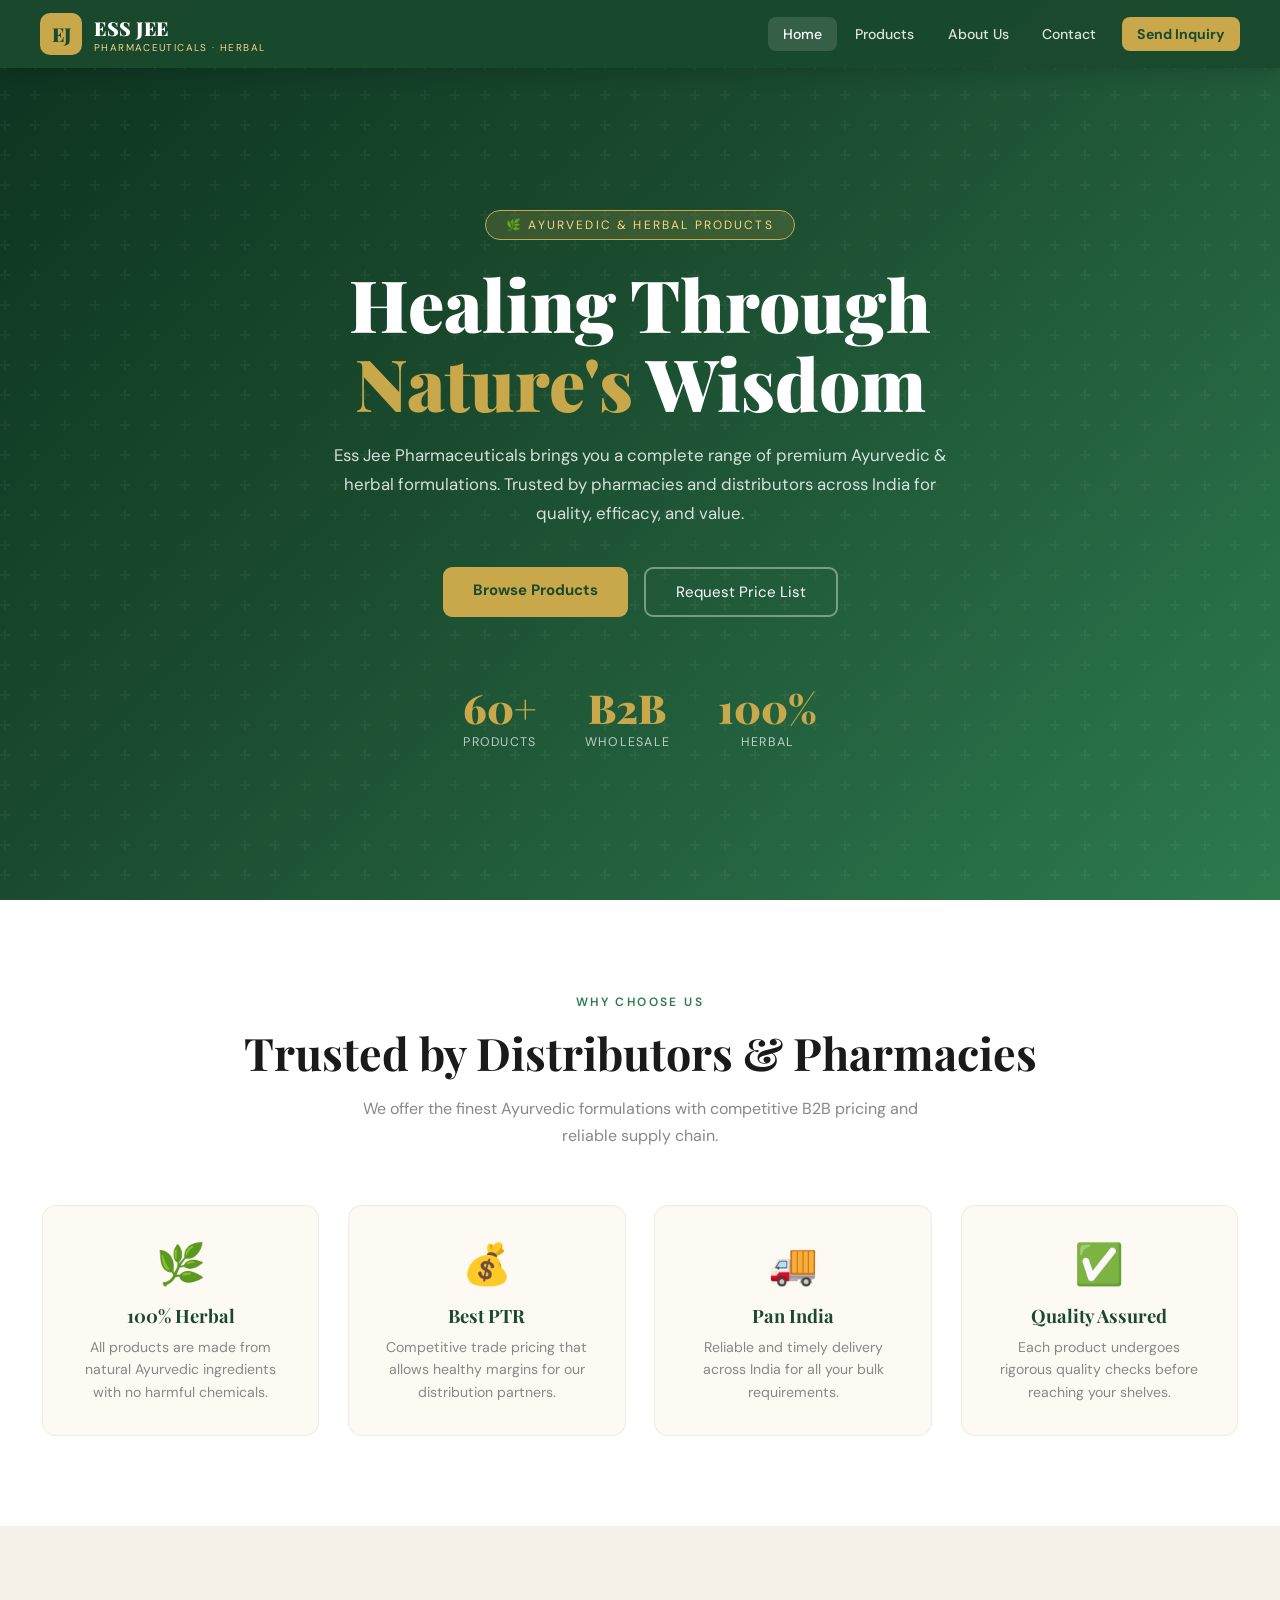
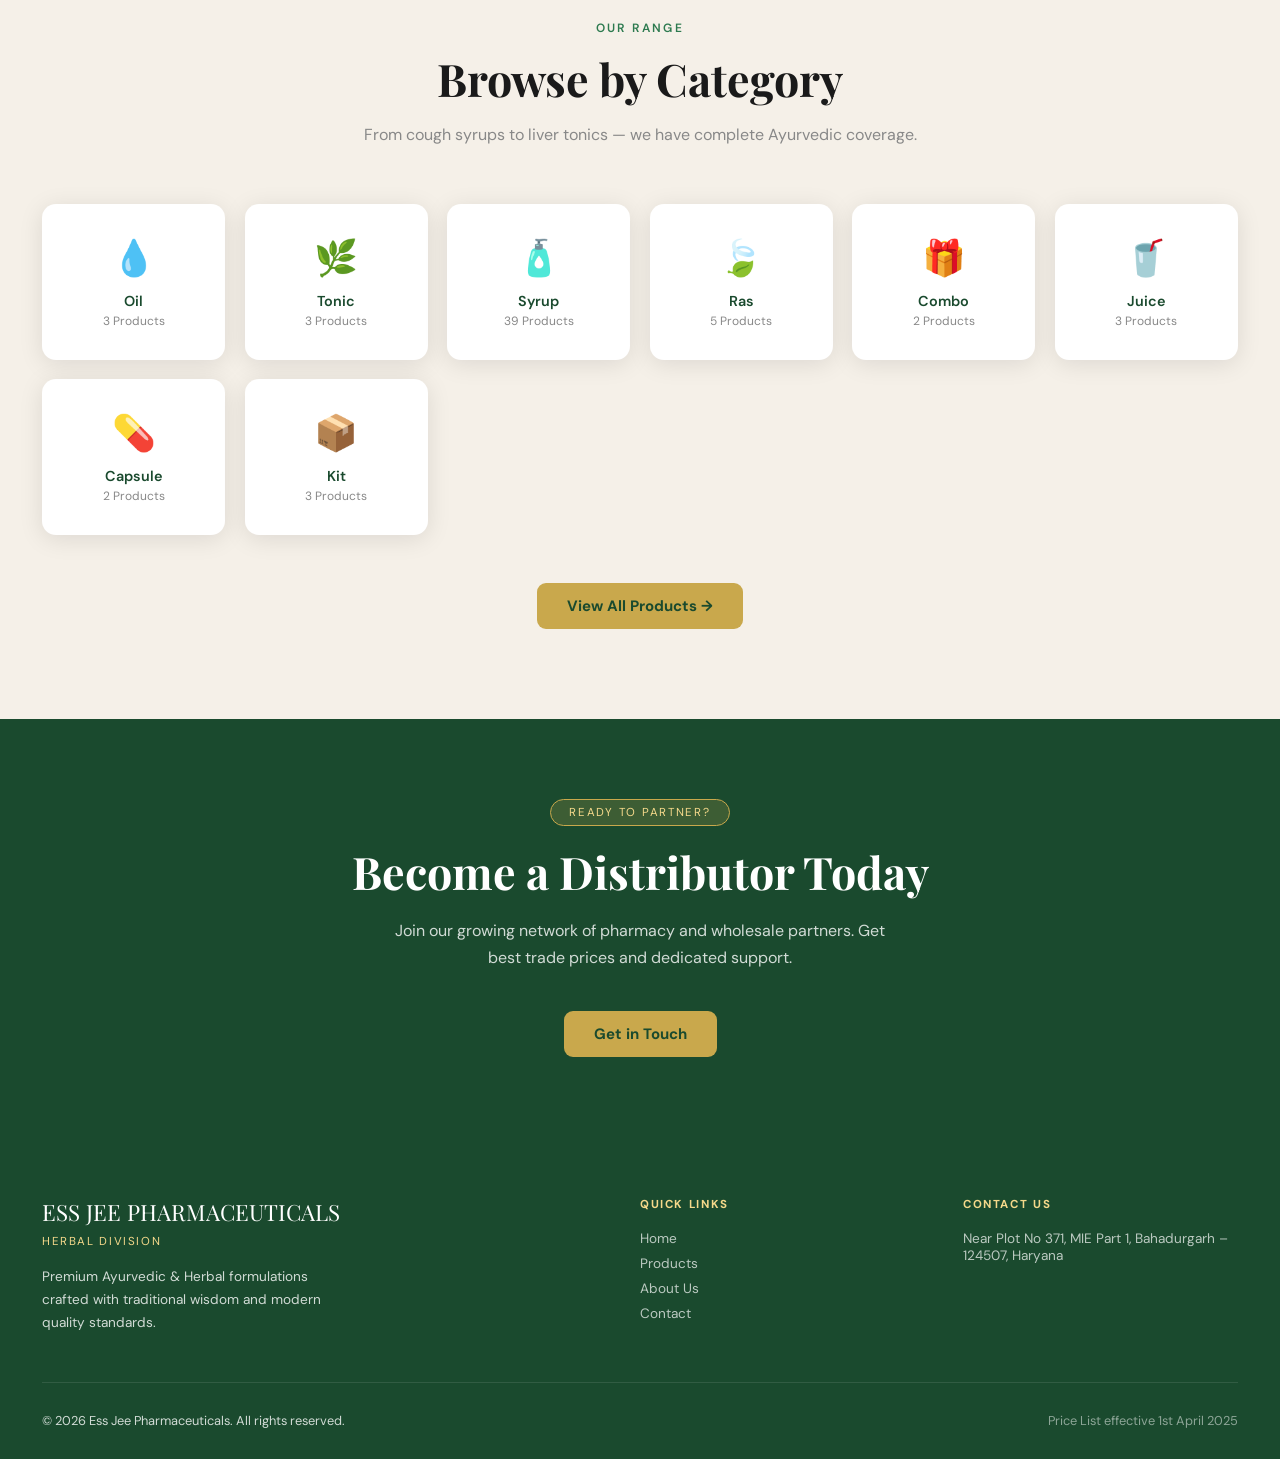
<file: index.html>
<!DOCTYPE html>
<html lang="en">
<head>
<meta charset="UTF-8">
<meta name="viewport" content="width=device-width, initial-scale=1.0">
<title id="pageTitle">Ess Jee Pharmaceuticals – Herbal Division</title>
<link rel="preconnect" href="https://fonts.googleapis.com">
<link href="https://fonts.googleapis.com/css2?family=Playfair+Display:wght@400;700;900&family=DM+Sans:wght@300;400;500;600&display=swap" rel="stylesheet">
<style>
:root {
  --green-dark:#1a4a2e; --green-mid:#2d7a4f; --green-light:#4caf50;
  --gold:#c9a84c; --gold-light:#f5d98b; --cream:#fdfaf4; --off:#f5f0e8;
  --text:#1a1a1a; --text-m:#444; --text-l:#888; --white:#fff;
  --shadow:0 4px 24px rgba(0,0,0,.10); --shadow-lg:0 12px 48px rgba(0,0,0,.15);
  --radius:14px;
}
*{margin:0;padding:0;box-sizing:border-box;}
body{font-family:'DM Sans',sans-serif;background:var(--cream);color:var(--text);overflow-x:hidden;}
a{text-decoration:none;}

/* NAV */
nav{position:fixed;top:0;left:0;right:0;z-index:1000;background:rgba(26,74,46,.97);backdrop-filter:blur(12px);display:flex;align-items:center;justify-content:space-between;padding:0 2.5rem;height:68px;box-shadow:0 2px 20px rgba(0,0,0,.2);}
.nav-logo{display:flex;align-items:center;gap:12px;cursor:pointer;}
.nav-logo .logo-mark{width:42px;height:42px;background:var(--gold);border-radius:10px;display:flex;align-items:center;justify-content:center;font-family:'Playfair Display',serif;font-size:1.2rem;font-weight:900;color:var(--green-dark);}
.nav-logo .logo-text .brand{font-family:'Playfair Display',serif;font-size:1.2rem;font-weight:900;color:#fff;letter-spacing:.03em;}
.nav-logo .logo-text .tagline{font-size:.62rem;color:var(--gold-light);letter-spacing:.14em;text-transform:uppercase;}
.nav-links{display:flex;gap:.2rem;align-items:center;}
.nav-links a{color:rgba(255,255,255,.85);font-size:.88rem;font-weight:500;padding:8px 15px;border-radius:8px;transition:all .2s;cursor:pointer;display:inline-block;}
.nav-links a:hover,.nav-links a.active{color:#fff;background:rgba(255,255,255,.12);}
.nav-links .nav-cta{background:var(--gold);color:var(--green-dark)!important;font-weight:700;margin-left:8px;}
.nav-links .nav-cta:hover{background:var(--gold-light);}
.hamburger{display:none;flex-direction:column;gap:5px;cursor:pointer;padding:6px;background:none;border:none;}
.hamburger span{display:block;width:24px;height:2px;background:#fff;border-radius:2px;transition:all .3s;}

/* PAGES */
.page{display:none;min-height:100vh;}
.page.active{display:block;}

/* HERO */
.hero{min-height:100vh;display:flex;align-items:center;justify-content:center;position:relative;overflow:hidden;text-align:center;padding:120px 2rem 60px;}
.hero-bg{position:absolute;inset:0;background:var(--hero-bg,linear-gradient(135deg,#0d3320 0%,#1a4a2e 40%,#2d7a4f 100%));}
.hero-pattern{position:absolute;inset:0;opacity:.04;background-image:url("data:image/svg+xml,%3Csvg width='60' height='60' viewBox='0 0 60 60' xmlns='http://www.w3.org/2000/svg'%3E%3Cg fill='%23ffffff'%3E%3Cpath d='M36 34v-4h-2v4h-4v2h4v4h2v-4h4v-2h-4zm0-30V0h-2v4h-4v2h4v4h2V6h4V4h-4zM6 34v-4H4v4H0v2h4v4h2v-4h4v-2H6zM6 4V0H4v4H0v2h4v4h2V6h4V4H6z'/%3E%3C/g%3E%3C/svg%3E");}
.hero-content{position:relative;z-index:1;max-width:820px;}
.hero-badge{display:inline-block;background:rgba(201,168,76,.18);border:1px solid var(--gold);color:var(--gold-light);font-size:.75rem;letter-spacing:.18em;text-transform:uppercase;padding:6px 20px;border-radius:100px;margin-bottom:1.5rem;animation:fadeUp .6s ease both;}
.hero h1{font-family:'Playfair Display',serif;font-size:clamp(2.4rem,6vw,4.5rem);color:#fff;font-weight:900;line-height:1.1;margin-bottom:1.2rem;animation:fadeUp .6s .1s ease both;}
.hero h1 em,.hero h1 span{color:var(--gold);font-style:normal;}
.hero p{font-size:1.05rem;color:rgba(255,255,255,.82);line-height:1.7;max-width:620px;margin:0 auto 2.5rem;animation:fadeUp .6s .2s ease both;}
.hero-btns{display:flex;gap:1rem;justify-content:center;flex-wrap:wrap;animation:fadeUp .6s .3s ease both;}
.btn-primary{background:var(--gold);color:var(--green-dark);font-weight:700;padding:13px 30px;border-radius:9px;font-size:.94rem;transition:all .2s;display:inline-block;cursor:pointer;}
.btn-primary:hover{background:var(--gold-light);transform:translateY(-2px);box-shadow:0 8px 24px rgba(201,168,76,.4);}
.btn-outline{border:2px solid rgba(255,255,255,.4);color:#fff;padding:13px 30px;border-radius:9px;font-size:.94rem;transition:all .2s;display:inline-block;cursor:pointer;}
.btn-outline:hover{border-color:#fff;background:rgba(255,255,255,.1);}
.hero-stats{display:flex;gap:3rem;justify-content:center;margin-top:4rem;animation:fadeUp .6s .4s ease both;}
.stat .num{font-family:'Playfair Display',serif;font-size:2.5rem;font-weight:900;color:var(--gold);}
.stat .lbl{font-size:.78rem;color:rgba(255,255,255,.7);text-transform:uppercase;letter-spacing:.1em;}

/* SECTION SHARED */
.container{max-width:1260px;margin:0 auto;padding:0 2rem;}
.section-header{text-align:center;margin-bottom:3.5rem;}
.section-label{display:inline-block;color:var(--green-mid);font-size:.75rem;letter-spacing:.2em;text-transform:uppercase;font-weight:600;margin-bottom:.8rem;}
.section-header h2{font-family:'Playfair Display',serif;font-size:clamp(1.8rem,4vw,2.8rem);color:var(--text);margin-bottom:.8rem;}
.section-header p{color:var(--text-l);font-size:1rem;max-width:580px;margin:0 auto;line-height:1.7;}

/* PAGE HERO BANNER */
.page-hero{padding:140px 2rem 80px;text-align:center;color:#fff;}
.page-hero h1{font-family:'Playfair Display',serif;font-size:clamp(2rem,5vw,3.2rem);margin-bottom:1rem;}
.page-hero p{color:rgba(255,255,255,.85);font-size:1.05rem;max-width:580px;margin:0 auto;}

/* WHY SECTION */
.why-section{padding:90px 0;background:#fff;}
.feature-grid{display:grid;grid-template-columns:repeat(auto-fit,minmax(220px,1fr));gap:1.8rem;}
.feature-card{background:var(--cream);border-radius:var(--radius);padding:2rem;text-align:center;border:1px solid rgba(0,0,0,.06);transition:all .3s;}
.feature-card:hover{transform:translateY(-4px);box-shadow:var(--shadow);}
.feature-card .fc-icon{font-size:2.5rem;margin-bottom:.8rem;}
.feature-card h3{font-family:'Playfair Display',serif;font-size:1.15rem;margin-bottom:.5rem;color:var(--green-dark);}
.feature-card p{font-size:.88rem;color:var(--text-l);line-height:1.6;}

/* CATEGORIES SECTION */
.cat-section{padding:90px 0;background:var(--off);}
.cat-grid{display:grid;grid-template-columns:repeat(auto-fit,minmax(160px,1fr));gap:1.2rem;margin-bottom:3rem;}
.cat-card{background:#fff;border-radius:var(--radius);padding:1.8rem;text-align:center;cursor:pointer;transition:all .3s;border:2px solid transparent;box-shadow:var(--shadow);}
.cat-card:hover{border-color:var(--green-mid);transform:translateY(-4px);}
.cat-card .cc-icon{font-size:2.2rem;margin-bottom:.7rem;}
.cat-card .cc-name{font-weight:600;color:var(--green-dark);font-size:.9rem;}
.cat-card .cc-count{font-size:.75rem;color:var(--text-l);margin-top:3px;}

/* CTA BANNER */
.cta-section{background:var(--green-dark);padding:80px 2rem;text-align:center;}
.cta-section .cta-badge{display:inline-block;background:rgba(201,168,76,.2);border:1px solid var(--gold);color:var(--gold-light);font-size:.72rem;letter-spacing:.15em;text-transform:uppercase;padding:5px 18px;border-radius:100px;margin-bottom:1rem;}
.cta-section h2{font-family:'Playfair Display',serif;color:#fff;font-size:clamp(1.8rem,4vw,2.8rem);margin-bottom:1rem;}
.cta-section p{color:rgba(255,255,255,.8);max-width:500px;margin:0 auto 2.5rem;line-height:1.7;}

/* PRODUCTS PAGE */
#page-products{background:var(--off);padding-top:90px;}
.prod-controls{display:flex;flex-wrap:wrap;gap:.8rem;margin-bottom:2rem;align-items:center;justify-content:center;}
.prod-search{padding:10px 18px;border:2px solid #ddd;border-radius:10px;font-size:.9rem;font-family:'DM Sans',sans-serif;outline:none;transition:border-color .2s;background:#fff;min-width:240px;}
.prod-search:focus{border-color:var(--green-mid);}
.filter-wrap{display:flex;gap:.5rem;flex-wrap:wrap;justify-content:center;margin-bottom:2rem;}
.filter-btn{padding:7px 18px;border-radius:100px;border:2px solid #ddd;background:#fff;cursor:pointer;font-size:.83rem;font-weight:500;transition:all .2s;font-family:'DM Sans',sans-serif;}
.filter-btn:hover{border-color:var(--green-mid);color:var(--green-mid);}
.filter-btn.active{background:var(--green-dark);border-color:var(--green-dark);color:#fff;}
.products-grid{display:grid;grid-template-columns:repeat(auto-fill,minmax(270px,1fr));gap:1.5rem;padding-bottom:60px;}
.product-card{background:#fff;border-radius:16px;overflow:hidden;box-shadow:0 2px 12px rgba(0,0,0,.07);transition:all .3s;cursor:pointer;border:1px solid rgba(0,0,0,.05);}
.product-card:hover{transform:translateY(-5px);box-shadow:var(--shadow-lg);}
.prod-img{height:180px;display:flex;align-items:center;justify-content:center;font-size:3.5rem;position:relative;overflow:hidden;}
.prod-img img{width:100%;height:100%;object-fit:cover;}
.prod-img .cat-tag{position:absolute;top:10px;left:10px;background:rgba(255,255,255,.92);color:var(--green-dark);font-size:.68rem;font-weight:700;padding:3px 10px;border-radius:100px;text-transform:uppercase;letter-spacing:.06em;}
.prod-info{padding:1.2rem;}
.prod-info h3{font-size:.93rem;font-weight:700;margin-bottom:.4rem;color:var(--text);line-height:1.4;}
.prod-info .prod-desc{font-size:.78rem;color:var(--text-l);margin-bottom:.9rem;line-height:1.45;min-height:2.2rem;}
.prod-footer{display:flex;align-items:flex-end;justify-content:space-between;padding-top:.8rem;border-top:1px solid #f0f0f0;}
.prod-footer .pack{font-size:.78rem;color:var(--text-l);font-weight:500;}
.prod-prices{text-align:right;}
.prod-prices .mrp{font-size:.75rem;color:var(--text-l);}
.prod-prices .mrp span{text-decoration:line-through;}
.prod-prices .ptr{font-size:1.1rem;font-weight:700;color:var(--green-dark);}
.prod-prices .ptr-lbl{font-size:.62rem;color:var(--green-mid);font-weight:700;letter-spacing:.05em;}

/* ABOUT PAGE */
#page-about .about-content{padding:80px 0;}
.about-grid{display:grid;grid-template-columns:1fr 1fr;gap:4rem;align-items:center;margin-bottom:5rem;}
.about-visual{border-radius:20px;overflow:hidden;height:360px;display:flex;align-items:center;justify-content:center;font-size:5rem;}
.about-text .section-label{display:block;margin-bottom:.5rem;}
.about-text h2{font-family:'Playfair Display',serif;font-size:2.1rem;margin-bottom:1.2rem;color:var(--green-dark);}
.about-text p{color:var(--text-m);line-height:1.8;margin-bottom:1rem;font-size:.95rem;}
.values-grid{display:grid;grid-template-columns:repeat(3,1fr);gap:1.8rem;margin-top:4rem;}
.value-card{background:#fff;padding:2rem;border-radius:16px;text-align:center;box-shadow:0 2px 16px rgba(0,0,0,.06);}
.value-card .vi{font-size:2.2rem;margin-bottom:.8rem;}
.value-card h3{font-family:'Playfair Display',serif;font-size:1.15rem;margin-bottom:.5rem;color:var(--green-dark);}
.value-card p{font-size:.85rem;color:var(--text-l);line-height:1.6;}

/* CONTACT PAGE */
#page-contact .contact-content{padding:70px 0;}
.contact-grid{display:grid;grid-template-columns:1fr 1.6fr;gap:3.5rem;}
.contact-info h3{font-family:'Playfair Display',serif;font-size:1.5rem;margin-bottom:1.8rem;color:var(--green-dark);}
.info-item{display:flex;gap:.9rem;margin-bottom:1.4rem;align-items:flex-start;}
.info-icon{width:42px;height:42px;background:var(--green-dark);border-radius:9px;display:flex;align-items:center;justify-content:center;font-size:1.1rem;flex-shrink:0;}
.info-item h4{font-size:.78rem;color:var(--text-l);margin-bottom:.25rem;font-weight:500;text-transform:uppercase;letter-spacing:.08em;}
.info-item p{color:var(--text);font-weight:500;font-size:.92rem;line-height:1.5;}
.query-form{background:#fff;padding:2.5rem;border-radius:20px;box-shadow:var(--shadow);}
.query-form h3{font-family:'Playfair Display',serif;font-size:1.5rem;margin-bottom:.4rem;color:var(--green-dark);}
.query-form .form-intro{color:var(--text-l);font-size:.87rem;margin-bottom:1.8rem;}
.form-row{display:grid;grid-template-columns:1fr 1fr;gap:1rem;}
.form-group{margin-bottom:1.1rem;}
.form-group label{display:block;font-size:.8rem;font-weight:600;margin-bottom:5px;color:var(--text);}
.form-group input,.form-group select,.form-group textarea{width:100%;padding:10px 14px;border:2px solid #e8e8e8;border-radius:9px;font-size:.88rem;font-family:'DM Sans',sans-serif;outline:none;transition:border-color .2s;color:var(--text);}
.form-group input:focus,.form-group select:focus,.form-group textarea:focus{border-color:var(--green-mid);}
.form-group textarea{height:110px;resize:vertical;}
.btn-submit{width:100%;background:var(--green-dark);color:#fff;border:none;padding:13px;border-radius:10px;font-size:.95rem;font-weight:700;cursor:pointer;font-family:'DM Sans',sans-serif;transition:all .2s;letter-spacing:.02em;}
.btn-submit:hover{background:var(--green-mid);transform:translateY(-1px);}
.form-success{display:none;background:#e8f5e9;border:1px solid #a5d6a7;border-radius:10px;padding:1.2rem;text-align:center;color:var(--green-dark);margin-top:1rem;font-weight:600;}

/* CUSTOM PAGES */
.custom-page-content{padding:80px 0;}
.custom-page-inner{max-width:900px;margin:0 auto;background:#fff;border-radius:20px;padding:3rem;box-shadow:var(--shadow);}
.custom-page-inner img{max-width:100%;border-radius:12px;margin:1rem 0;}

/* FOOTER */
footer{background:var(--green-dark);color:rgba(255,255,255,.8);padding:60px 0 30px;}
.footer-grid{display:grid;grid-template-columns:2fr 1fr 1fr;gap:3rem;margin-bottom:3rem;}
.footer-brand .logo-text{font-family:'Playfair Display',serif;font-size:1.4rem;color:#fff;margin-bottom:.4rem;}
.footer-brand .sub{color:var(--gold-light);font-size:.72rem;letter-spacing:.14em;text-transform:uppercase;margin-bottom:1rem;}
.footer-brand p{font-size:.85rem;line-height:1.7;max-width:300px;}
.footer-col h4{color:var(--gold-light);font-size:.72rem;letter-spacing:.14em;text-transform:uppercase;margin-bottom:1.1rem;}
.footer-col a{display:block;color:rgba(255,255,255,.7);font-size:.85rem;margin-bottom:.5rem;transition:color .2s;cursor:pointer;}
.footer-col a:hover{color:#fff;}
.footer-bottom{border-top:1px solid rgba(255,255,255,.1);padding-top:1.8rem;display:flex;justify-content:space-between;align-items:center;font-size:.8rem;flex-wrap:wrap;gap:.5rem;}

/* MODAL */
.modal-overlay{display:none;position:fixed;inset:0;background:rgba(0,0,0,.75);z-index:2000;align-items:center;justify-content:center;padding:2rem;}
.modal-overlay.open{display:flex;}
.modal{background:#fff;border-radius:20px;max-width:560px;width:100%;padding:2.5rem;position:relative;animation:fadeUp .3s ease;max-height:90vh;overflow-y:auto;}
.modal-close{position:absolute;top:1rem;right:1rem;background:#f0f0f0;border:none;width:34px;height:34px;border-radius:50%;cursor:pointer;font-size:1rem;}
.modal-close:hover{background:#e0e0e0;}
.modal-img{width:100%;height:200px;object-fit:cover;border-radius:12px;margin-bottom:1rem;display:none;}
.modal-icon{font-size:3.5rem;margin-bottom:.8rem;}
.modal-cat{color:var(--green-mid);font-size:.78rem;font-weight:700;text-transform:uppercase;letter-spacing:.1em;margin-bottom:.5rem;}
.modal h2{font-family:'Playfair Display',serif;font-size:1.5rem;margin-bottom:.8rem;color:var(--green-dark);}
.modal-desc{color:var(--text-m);line-height:1.7;margin-bottom:1.5rem;font-size:.92rem;}
.modal-prices{display:flex;gap:1.5rem;background:var(--off);padding:1.2rem;border-radius:12px;margin-bottom:2rem;flex-wrap:wrap;}
.modal-price-item .mlbl{font-size:.72rem;color:var(--text-l);text-transform:uppercase;letter-spacing:.08em;margin-bottom:3px;}
.modal-price-item .mamnt{font-family:'Playfair Display',serif;font-size:1.8rem;font-weight:700;color:var(--green-dark);}
.modal-price-item .msub{font-size:.72rem;color:var(--text-l);}
.btn-modal-cta{width:100%;background:var(--green-dark);color:#fff;border:none;padding:13px;border-radius:10px;font-size:.92rem;font-weight:700;cursor:pointer;font-family:'DM Sans',sans-serif;transition:all .2s;}
.btn-modal-cta:hover{background:var(--green-mid);}

/* ANIMATIONS */
@keyframes fadeUp{from{opacity:0;transform:translateY(20px)}to{opacity:1;transform:translateY(0)}}

/* RESPONSIVE */
@media(max-width:900px){
  nav{padding:0 1.2rem;}
  .nav-links{display:none;position:absolute;top:68px;left:0;right:0;background:rgba(26,74,46,.98);flex-direction:column;padding:1rem;gap:.2rem;}
  .nav-links.open{display:flex;}
  .hamburger{display:flex;}
  .about-grid{grid-template-columns:1fr;}
  .values-grid{grid-template-columns:1fr;}
  .contact-grid{grid-template-columns:1fr;}
  .footer-grid{grid-template-columns:1fr;gap:2rem;}
  .footer-bottom{flex-direction:column;text-align:center;}
  .form-row{grid-template-columns:1fr;}
  .hero-stats{gap:1.5rem;}
}
@media(max-width:600px){
  .products-grid{grid-template-columns:1fr 1fr;}
  .cat-grid{grid-template-columns:repeat(3,1fr);}
}
@media(max-width:420px){
  .products-grid{grid-template-columns:1fr;}
}
</style>
</head>
<body>

<!-- NAV -->
<nav id="navbar">
  <div class="nav-logo" onclick="showPage('home')">
    <div class="logo-mark" id="navLogoMark">EJ</div>
    <div class="logo-text">
      <div class="brand" id="navBrand">ESS JEE</div>
      <div class="tagline">Pharmaceuticals · Herbal</div>
    </div>
  </div>
  <div class="nav-links" id="navLinks">
    <a onclick="showPage('home')" id="nav-home" class="active">Home</a>
    <a onclick="showPage('products')" id="nav-products">Products</a>
    <a onclick="showPage('about')" id="nav-about">About Us</a>
    <a onclick="showPage('contact')" id="nav-contact">Contact</a>
    <a class="nav-cta" onclick="showPage('contact')">Send Inquiry</a>
  </div>
  <button class="hamburger" onclick="document.getElementById('navLinks').classList.toggle('open')">
    <span></span><span></span><span></span>
  </button>
</nav>

<!-- HOME PAGE -->
<div id="page-home" class="page active">

  <!-- HERO -->
  <section class="hero" id="heroSection">
    <div class="hero-bg" id="heroBg"></div>
    <div class="hero-pattern"></div>
    <div class="hero-content">
      <div class="hero-badge" id="heroBadge">🌿 Ayurvedic &amp; Herbal Products</div>
      <h1 id="heroHeading"></h1>
      <p id="heroSubtext"></p>
      <div class="hero-btns">
        <span class="btn-primary" id="heroBtn1" onclick="showPage('products')">Browse Products</span>
        <span class="btn-outline" id="heroBtn2" onclick="showPage('contact')">Request Price List</span>
      </div>
      <div class="hero-stats">
        <div class="stat"><div class="num" id="heroStatProd">60+</div><div class="lbl">Products</div></div>
        <div class="stat"><div class="num">B2B</div><div class="lbl">Wholesale</div></div>
        <div class="stat"><div class="num">100%</div><div class="lbl">Herbal</div></div>
      </div>
    </div>
  </section>

  <!-- WHY -->
  <section class="why-section" id="whySection">
    <div class="container">
      <div class="section-header">
        <span class="section-label">Why Choose Us</span>
        <h2 id="whyHeading">Trusted by Distributors &amp; Pharmacies</h2>
        <p id="whySubtext"></p>
      </div>
      <div class="feature-grid" id="featureGrid"></div>
    </div>
  </section>

  <!-- CATEGORIES -->
  <section class="cat-section">
    <div class="container">
      <div class="section-header">
        <span class="section-label">Our Range</span>
        <h2>Browse by Category</h2>
        <p>From cough syrups to liver tonics — we have complete Ayurvedic coverage.</p>
      </div>
      <div class="cat-grid" id="catGrid"></div>
      <div style="text-align:center">
        <span class="btn-primary" onclick="showPage('products')">View All Products →</span>
      </div>
    </div>
  </section>

  <!-- CTA -->
  <section class="cta-section" id="ctaSection">
    <div class="cta-badge">Ready to Partner?</div>
    <h2 id="ctaHeading"></h2>
    <p id="ctaSubtext"></p>
    <span class="btn-primary" id="ctaBtn" onclick="showPage('contact')">Get in Touch</span>
  </section>

  <div id="homeFooter"></div>
</div>

<!-- PRODUCTS PAGE -->
<div id="page-products" class="page">
  <div class="page-hero" id="prodHero" style="background:linear-gradient(135deg,#0d3320,#1a4a2e,#2d7a4f)">
    <h1 id="prodHeroH">Product Catalogue</h1>
    <p id="prodHeroP">Complete B2B product listing with MRP and PTR pricing.</p>
  </div>
  <div class="container" style="padding-top:50px">
    <div class="prod-controls">
      <input class="prod-search" type="text" id="prodSearch" placeholder="🔍 Search products by name..." oninput="renderProducts()">
    </div>
    <div class="filter-wrap" id="filterWrap"></div>
    <div class="products-grid" id="productsGrid"></div>
  </div>
  <div id="prodFooter"></div>
</div>

<!-- ABOUT PAGE -->
<div id="page-about" class="page">
  <div class="page-hero" id="aboutHero" style="background:linear-gradient(135deg,#0d3320,#1a4a2e,#2d7a4f)">
    <h1 id="aboutHeroH"></h1>
    <p id="aboutHeroP"></p>
  </div>
  <div class="about-content">
    <div class="container">
      <div class="about-grid" id="aboutStory">
        <div class="about-visual" style="background:linear-gradient(135deg,#1a4a2e,#2d7a4f)">🌿</div>
        <div class="about-text">
          <span class="section-label">Our Story</span>
          <h2 id="storyH"></h2>
          <p id="storyP1"></p>
          <p id="storyP2"></p>
          <p id="storyP3"></p>
        </div>
      </div>
      <div class="about-grid" style="flex-direction:row-reverse">
        <div class="about-text">
          <span class="section-label">Our Mission</span>
          <h2 id="missionH"></h2>
          <p id="missionP1"></p>
          <p id="missionP2"></p>
        </div>
        <div class="about-visual" style="background:linear-gradient(135deg,#c9a84c,#8a6910)">⚗️</div>
      </div>
      <div class="section-header" style="margin-top:5rem">
        <span class="section-label">Our Values</span>
        <h2>What Drives Us</h2>
      </div>
      <div class="values-grid" id="valuesGrid"></div>
    </div>
  </div>
  <div id="aboutFooter"></div>
</div>

<!-- CONTACT PAGE -->
<div id="page-contact" class="page" style="background:var(--off)">
  <div class="page-hero" id="contactHero" style="background:linear-gradient(135deg,#0d3320,#1a4a2e,#2d7a4f)">
    <h1 id="contactHeroH"></h1>
    <p id="contactHeroP"></p>
  </div>
  <div class="contact-content">
    <div class="container">
      <div class="contact-grid">
        <div class="contact-info">
          <h3>Contact Information</h3>
          <div class="info-item">
            <div class="info-icon">📍</div>
            <div><h4>Address</h4><p id="infoAddress"></p></div>
          </div>
          <div class="info-item" id="infoPhoneWrap" style="display:none">
            <div class="info-icon">📞</div>
            <div><h4>Phone / WhatsApp</h4><p id="infoPhone"></p></div>
          </div>
          <div class="info-item" id="infoEmailWrap" style="display:none">
            <div class="info-icon">📧</div>
            <div><h4>Email</h4><p id="infoEmail"></p></div>
          </div>
          <div class="info-item">
            <div class="info-icon">🕐</div>
            <div><h4>Business Hours</h4><p id="infoHours" style="white-space:pre-line"></p></div>
          </div>
          <div class="info-item">
            <div class="info-icon">🏭</div>
            <div><h4>Business Type</h4><p>B2B Wholesale · Distributors<br>Pharmacies · Stockists</p></div>
          </div>
        </div>
        <div class="query-form">
          <h3>Send Us a Query</h3>
          <p class="form-intro" id="formIntro"></p>
          <div class="form-row">
            <div class="form-group"><label>Full Name *</label><input type="text" id="qName" placeholder="Your full name"></div>
            <div class="form-group"><label>Business Name *</label><input type="text" id="qBiz" placeholder="Pharmacy / Company name"></div>
          </div>
          <div class="form-row">
            <div class="form-group"><label>Phone Number *</label><input type="tel" id="qPhone" placeholder="+91 XXXXX XXXXX"></div>
            <div class="form-group"><label>Email Address</label><input type="email" id="qEmail" placeholder="your@email.com"></div>
          </div>
          <div class="form-group">
            <label>Business Type</label>
            <select id="qType">
              <option>Select business type</option>
              <option>Pharmacy / Medical Store</option>
              <option>Wholesale Distributor</option>
              <option>Stockist</option>
              <option>Super Stockist</option>
              <option>Hospital / Clinic</option>
              <option>Other</option>
            </select>
          </div>
          <div class="form-group"><label>City / State</label><input type="text" id="qCity" placeholder="Your city and state"></div>
          <div class="form-group"><label>Your Message *</label><textarea id="qMsg" placeholder="Tell us what products you're interested in, quantity needed, or ask any question..."></textarea></div>
          <button class="btn-submit" onclick="submitQuery()">Send Query →</button>
          <div class="form-success" id="formSuccess">✅ Thank you! Your query has been received. We will contact you within 24 hours.</div>
        </div>
      </div>
    </div>
  </div>
  <div id="contactFooter"></div>
</div>

<!-- CUSTOM PAGES CONTAINER -->
<div id="page-custom" class="page">
  <div class="page-hero" id="customPageHero" style="background:linear-gradient(135deg,#0d3320,#1a4a2e,#2d7a4f)">
    <h1 id="customPageHeroH">Page</h1>
    <p id="customPageHeroP"></p>
  </div>
  <div class="custom-page-content">
    <div class="container">
      <div class="custom-page-inner" id="customPageBody"></div>
    </div>
  </div>
  <div id="customFooter"></div>
</div>

<!-- PRODUCT MODAL -->
<div class="modal-overlay" id="prodModal">
  <div class="modal">
    <button class="modal-close" onclick="closeModal()">✕</button>
    <img id="modalImg" class="modal-img" alt="">
    <div class="modal-icon" id="modalIcon"></div>
    <div class="modal-cat" id="modalCat"></div>
    <h2 id="modalName"></h2>
    <p class="modal-desc" id="modalDesc"></p>
    <div class="modal-prices">
      <div class="modal-price-item"><div class="mlbl">Pack</div><div class="mamnt" id="modalPack" style="font-size:1.3rem"></div></div>
      <div class="modal-price-item"><div class="mlbl">MRP</div><div class="mamnt" id="modalMrp"></div><div class="msub">Max Retail Price</div></div>
      <div class="modal-price-item"><div class="mlbl">PTR</div><div class="mamnt" id="modalPtr" style="color:var(--green-mid)"></div><div class="msub">Price to Retailer</div></div>
    </div>
    <button class="btn-modal-cta" onclick="closeModal();showPage('contact')">📩 Send Inquiry for This Product</button>
  </div>
</div>

<script src="js/cms.js"></script>
<script>
// ══════════════════════════════════
//  PUBLIC SITE RENDERER
// ══════════════════════════════════

let activeFilter = 'All';
let currentPage  = 'home';
let customPageIndex = -1;

// ── NAV ──────────────────────────
function showPage(page, customIdx) {
  document.querySelectorAll('.page').forEach(p => p.classList.remove('active'));
  document.querySelectorAll('.nav-links a[id^="nav-"]').forEach(a => a.classList.remove('active'));

  if (page === 'custom' && customIdx !== undefined) {
    customPageIndex = customIdx;
    renderCustomPage(customIdx);
    document.getElementById('page-custom').classList.add('active');
  } else {
    const el = document.getElementById('page-' + page);
    if (el) el.classList.add('active');
    const navEl = document.getElementById('nav-' + page);
    if (navEl) navEl.classList.add('active');
  }

  if (page === 'products') renderProducts();
  currentPage = page;
  window.scrollTo(0,0);
  document.getElementById('navLinks').classList.remove('open');
}

// ── FOOTER TEMPLATE ──────────────
function makeFooter(site, pages, customPages) {
  const cpLinks = customPages.filter(p=>p.visible!==false).map((p,i) =>
    `<a onclick="showPage('custom',${i})">${p.name}</a>`).join('');
  return `
  <footer>
    <div class="container">
      <div class="footer-grid">
        <div class="footer-brand">
          <div class="logo-text">${site.company.toUpperCase()}</div>
          <div class="sub">Herbal Division</div>
          <p>Premium Ayurvedic &amp; Herbal formulations crafted with traditional wisdom and modern quality standards.</p>
        </div>
        <div class="footer-col">
          <h4>Quick Links</h4>
          <a onclick="showPage('home')">Home</a>
          <a onclick="showPage('products')">Products</a>
          <a onclick="showPage('about')">About Us</a>
          <a onclick="showPage('contact')">Contact</a>
          ${cpLinks}
        </div>
        <div class="footer-col">
          <h4>Contact Us</h4>
          <a>${site.address}</a>
          ${site.phone ? `<a href="tel:${site.phone}">${site.phone}</a>` : ''}
          ${site.email ? `<a href="mailto:${site.email}">${site.email}</a>` : ''}
        </div>
      </div>
      <div class="footer-bottom">
        <span>© ${new Date().getFullYear()} ${site.company}. All rights reserved.</span>
        <span style="color:rgba(255,255,255,.5)">Price List effective ${site.priceListDate}</span>
      </div>
    </div>
  </footer>`;
}

// ── RENDER SITE ──────────────────
function renderSite() {
  const site   = CMS.getSite();
  const pages  = CMS.getPages();
  const cps    = CMS.getCustomPages();
  const prods  = CMS.getProducts();

  // Apply theme colors
  CMS.applyTheme(site);

  // Page title
  document.getElementById('pageTitle').textContent = site.company + ' – Herbal Division';

  // Nav brand
  document.getElementById('navBrand').textContent = site.company.split(' ').slice(0,2).join(' ').toUpperCase();

  // ── HOME ──
  const home = pages.home;
  const hero = home.sections.hero;
  document.getElementById('heroBg').style.background = site.heroBg || '';
  document.getElementById('heroBadge').textContent = '🌿 Ayurvedic & Herbal Products';
  document.getElementById('heroHeading').innerHTML = hero.heading || site.heroTitle;
  document.getElementById('heroSubtext').textContent = hero.subtext || site.heroSubtitle;
  document.getElementById('heroBtn1').textContent = hero.btn1Text || 'Browse Products';
  document.getElementById('heroBtn2').textContent = hero.btn2Text || 'Request Price List';
  document.getElementById('heroStatProd').textContent = prods.length + '+';

  const why = home.sections.why;
  document.getElementById('whyHeading').innerHTML = why.heading || '';
  document.getElementById('whySubtext').textContent = why.subtext || '';
  const fg = document.getElementById('featureGrid');
  fg.innerHTML = (why.cards||[]).map(c => `
    <div class="feature-card">
      <div class="fc-icon">${c.icon}</div>
      <h3>${c.title}</h3>
      <p>${c.text}</p>
    </div>`).join('');

  // Category grid on home
  const cats = {};
  prods.forEach(p => { cats[p.category] = (cats[p.category]||0)+1; });
  document.getElementById('catGrid').innerHTML = Object.entries(cats).map(([cat, cnt]) => `
    <div class="cat-card" onclick="filterAndShow('${cat}')">
      <div class="cc-icon">${CAT_ICONS[cat]||'🌿'}</div>
      <div class="cc-name">${cat}</div>
      <div class="cc-count">${cnt} Product${cnt>1?'s':''}</div>
    </div>`).join('');

  const cta = home.sections.cta;
  document.getElementById('ctaHeading').textContent = cta.heading || '';
  document.getElementById('ctaSubtext').textContent = cta.subtext || '';
  document.getElementById('ctaBtn').textContent = cta.btnText || 'Get in Touch';

  // ── PRODUCTS ──
  const pp = pages.products;
  document.getElementById('prodHeroH').textContent = pp.heroHeading || 'Product Catalogue';
  document.getElementById('prodHeroP').textContent = pp.heroSubtext || '';

  // ── ABOUT ──
  const ap = pages.about;
  document.getElementById('aboutHeroH').textContent = ap.heroHeading || '';
  document.getElementById('aboutHeroP').textContent = ap.heroSubtext || '';
  document.getElementById('storyH').textContent   = ap.story?.heading || '';
  document.getElementById('storyP1').textContent  = ap.story?.para1 || '';
  document.getElementById('storyP2').textContent  = ap.story?.para2 || '';
  document.getElementById('storyP3').textContent  = ap.story?.para3 || '';
  document.getElementById('missionH').textContent  = ap.mission?.heading || '';
  document.getElementById('missionP1').textContent = ap.mission?.para1 || '';
  document.getElementById('missionP2').textContent = ap.mission?.para2 || '';
  document.getElementById('valuesGrid').innerHTML = (ap.values||[]).map(v => `
    <div class="value-card">
      <div class="vi">${v.icon}</div>
      <h3>${v.title}</h3>
      <p>${v.text}</p>
    </div>`).join('');

  // ── CONTACT ──
  const cp = pages.contact;
  document.getElementById('contactHeroH').textContent = cp.heroHeading || '';
  document.getElementById('contactHeroP').textContent = cp.heroSubtext || '';
  document.getElementById('formIntro').textContent    = cp.intro || '';
  document.getElementById('infoAddress').innerHTML    = site.address.replace(', ',',<br>');
  document.getElementById('infoHours').textContent    = cp.businessHours || 'Mon – Sat: 9AM – 6PM\nSunday: Closed';
  if (site.phone) {
    document.getElementById('infoPhoneWrap').style.display='flex';
    document.getElementById('infoPhone').textContent = site.phone;
  }
  if (site.email) {
    document.getElementById('infoEmailWrap').style.display='flex';
    document.getElementById('infoEmail').textContent = site.email;
  }

  // Footers on all pages
  const footerHtml = makeFooter(site, pages, cps);
  ['home','prod','about','contact','custom'].forEach(id => {
    const el = document.getElementById(id+'Footer');
    if (el) el.innerHTML = footerHtml;
  });

  // Custom pages in nav
  renderCustomNavLinks(cps);
}

function renderCustomNavLinks(cps) {
  // Remove old custom nav items
  document.querySelectorAll('.custom-nav-item').forEach(e => e.remove());
  const navLinks = document.getElementById('navLinks');
  const ctaBtn = navLinks.querySelector('.nav-cta');
  cps.filter(p=>p.visible!==false).forEach((p,i) => {
    const a = document.createElement('a');
    a.className = 'custom-nav-item';
    a.textContent = p.name;
    a.onclick = () => showPage('custom', i);
    navLinks.insertBefore(a, ctaBtn);
  });
}

// ── PRODUCTS ─────────────────────
function filterAndShow(cat) { activeFilter=cat; showPage('products'); }

function renderProducts() {
  const prods = CMS.getProducts();
  const search = (document.getElementById('prodSearch')?.value||'').toLowerCase();

  // Filters
  const cats = ['All', ...new Set(prods.map(p=>p.category))];
  document.getElementById('filterWrap').innerHTML = cats.map(c =>
    `<button class="filter-btn ${c===activeFilter?'active':''}" onclick="setFilter('${c}')">${CAT_ICONS[c]||''} ${c}</button>`
  ).join('');

  const filtered = prods.filter(p => {
    const mc = activeFilter==='All' || p.category===activeFilter;
    const ms = !search || p.name.toLowerCase().includes(search) || (p.contents||'').toLowerCase().includes(search);
    return mc && ms;
  });

  if (!filtered.length) {
    document.getElementById('productsGrid').innerHTML = `<div style="grid-column:1/-1;text-align:center;padding:4rem;color:var(--text-l)">No products found.</div>`;
    return;
  }

  document.getElementById('productsGrid').innerHTML = filtered.map(p => `
    <div class="product-card" onclick="openModal(${p.id})">
      <div class="prod-img" style="background:${p.color||'#e8f5e9'}">
        ${p.image ? `<img src="${p.image}" alt="${p.name}">` : `<span>${CAT_ICONS[p.category]||'🌿'}</span>`}
        <span class="cat-tag">${p.category}</span>
      </div>
      <div class="prod-info">
        <h3>${p.name}</h3>
        <p class="prod-desc">${p.contents||''}</p>
        <div class="prod-footer">
          <div class="pack">📦 ${p.pack}</div>
          <div class="prod-prices">
            <div class="mrp">MRP: <span>₹${(+p.mrp).toFixed(2)}</span></div>
            <div class="ptr">₹${(+p.ptr).toFixed(2)}</div>
            <div class="ptr-lbl">PTR</div>
          </div>
        </div>
      </div>
    </div>`).join('');
}

function setFilter(cat) { activeFilter=cat; renderProducts(); }

// ── MODAL ─────────────────────────
function openModal(id) {
  const p = CMS.getProducts().find(x=>x.id===id);
  if (!p) return;
  const imgEl = document.getElementById('modalImg');
  const iconEl = document.getElementById('modalIcon');
  if (p.image) {
    imgEl.src = p.image; imgEl.style.display='block'; iconEl.style.display='none';
  } else {
    imgEl.style.display='none'; iconEl.style.display='block';
    iconEl.textContent = CAT_ICONS[p.category]||'🌿';
  }
  document.getElementById('modalCat').textContent  = p.category;
  document.getElementById('modalName').textContent  = p.name;
  document.getElementById('modalDesc').textContent  = p.contents||'';
  document.getElementById('modalPack').textContent  = p.pack;
  document.getElementById('modalMrp').textContent   = '₹'+(+p.mrp).toFixed(2);
  document.getElementById('modalPtr').textContent   = '₹'+(+p.ptr).toFixed(2);
  document.getElementById('prodModal').classList.add('open');
  document.body.style.overflow='hidden';
}
function closeModal() {
  document.getElementById('prodModal').classList.remove('open');
  document.body.style.overflow='';
}
document.getElementById('prodModal').addEventListener('click', e => { if(e.target===document.getElementById('prodModal')) closeModal(); });

// ── CUSTOM PAGE ───────────────────
function renderCustomPage(idx) {
  const cps = CMS.getCustomPages();
  const p = cps[idx];
  if (!p) return;
  document.getElementById('customPageHeroH').textContent = p.name;
  document.getElementById('customPageHeroP').textContent = p.description||'';
  // Render content — support basic HTML
  let html = (p.content||'').replace(/\n/g,'<br>');
  if (p.image) html = `<img src="${p.image}" alt="${p.name}" style="max-width:100%;border-radius:12px;margin-bottom:1.5rem;"><br>` + html;
  // Apply custom CSS if any
  let styleTag = document.getElementById('customPageStyle');
  if (!styleTag) { styleTag=document.createElement('style'); styleTag.id='customPageStyle'; document.head.appendChild(styleTag); }
  styleTag.textContent = p.customCss||'';
  document.getElementById('customPageBody').innerHTML = html;
}

// ── CONTACT FORM ──────────────────
function submitQuery() {
  const name  = document.getElementById('qName').value.trim();
  const biz   = document.getElementById('qBiz').value.trim();
  const phone = document.getElementById('qPhone').value.trim();
  const msg   = document.getElementById('qMsg').value.trim();
  if (!name||!biz||!phone||!msg) { alert('Please fill all required fields.'); return; }
  CMS.addQuery({
    name, business:biz, phone,
    email:  document.getElementById('qEmail').value,
    type:   document.getElementById('qType').value,
    city:   document.getElementById('qCity').value,
    message:msg,
  });
  document.getElementById('formSuccess').style.display='block';
  ['qName','qBiz','qPhone','qEmail','qCity','qMsg'].forEach(id=>document.getElementById(id).value='');
  document.getElementById('qType').selectedIndex=0;
}

// ── INIT ──────────────────────────
renderSite();
renderProducts();
</script>
</body>
</html>
</file>
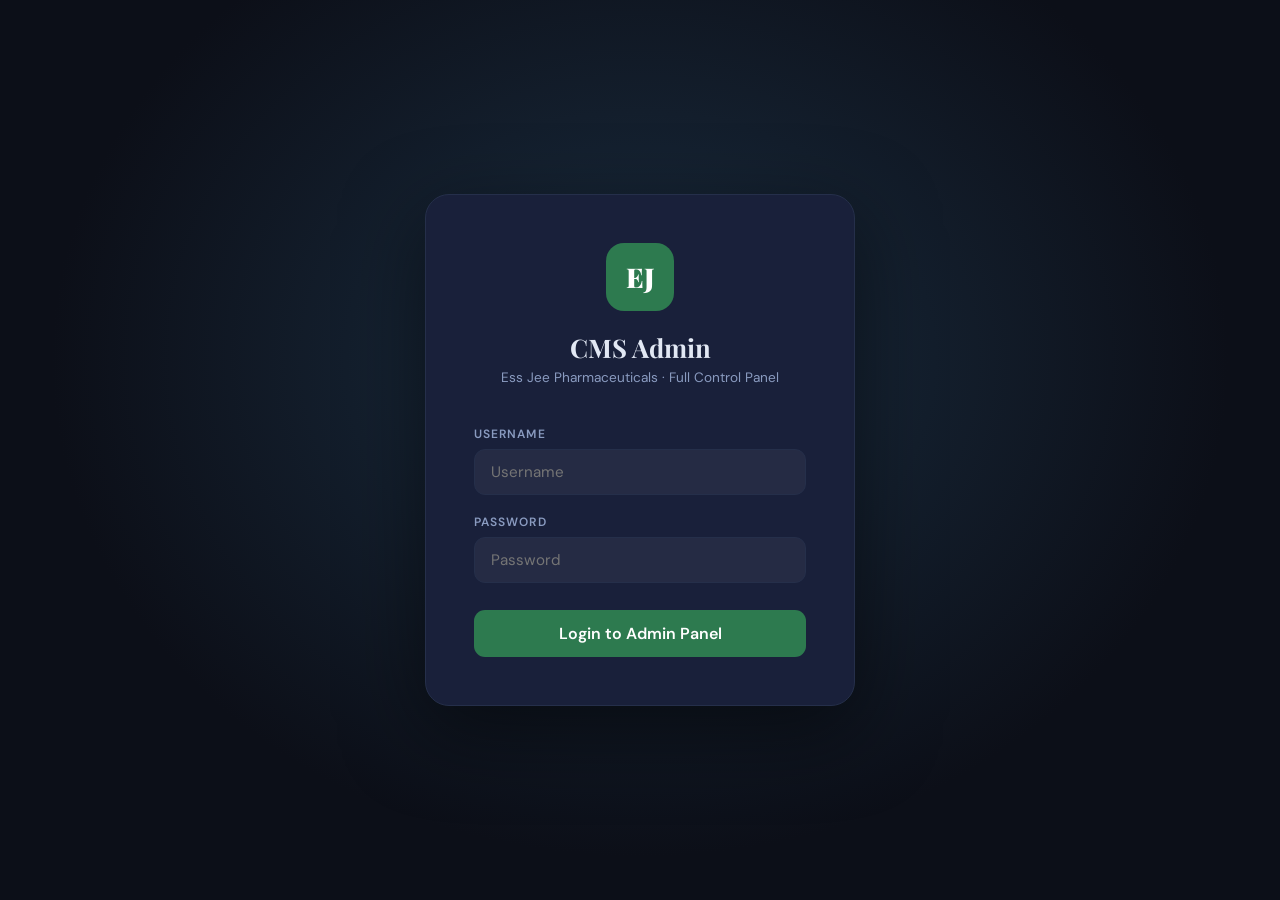
<file: admin/index.html>
<!DOCTYPE html>
<html lang="en">
<head>
<meta charset="UTF-8">
<meta name="viewport" content="width=device-width, initial-scale=1.0">
<title>Admin Panel – Ess Jee Pharmaceuticals CMS</title>
<style>
@import url('https://fonts.googleapis.com/css2?family=Playfair+Display:wght@700;900&family=DM+Sans:wght@300;400;500;600&family=JetBrains+Mono:wght@400;500&display=swap');
:root{--bg:#0c0f18;--sb:#121726;--card:#19203a;--bdr:#252f4a;--grn:#2d7a4f;--gl:#3a9e65;--gold:#c9a84c;--txt:#e2e8f4;--txm:#8a9bc0;--txd:#4a5a7a;--red:#e05252;--ok:#4caf82;--blue:#4a90d9;--warn:#f0a500;}
*{margin:0;padding:0;box-sizing:border-box;}
body{font-family:'DM Sans',sans-serif;background:var(--bg);color:var(--txt);min-height:100vh;}

/* ── LOGIN ── */
#loginScreen{min-height:100vh;display:flex;align-items:center;justify-content:center;background:radial-gradient(ellipse at 50% 40%,#1a2d40 0%,#0c0f18 65%);}
.lbox{background:var(--card);border:1px solid var(--bdr);border-radius:24px;padding:3rem;width:430px;max-width:95vw;box-shadow:0 24px 80px rgba(0,0,0,.5);}
.ll{text-align:center;margin-bottom:2.5rem;}
.ll .ico{width:68px;height:68px;background:var(--grn);border-radius:18px;display:flex;align-items:center;justify-content:center;font-family:'Playfair Display',serif;font-size:1.7rem;font-weight:900;color:#fff;margin:0 auto 1.2rem;}
.ll h1{font-family:'Playfair Display',serif;font-size:1.6rem;margin-bottom:.3rem;}
.ll p{color:var(--txm);font-size:.85rem;}
.fi{margin-bottom:1.2rem;}
.fi label{display:block;font-size:.75rem;font-weight:600;color:var(--txm);margin-bottom:7px;text-transform:uppercase;letter-spacing:.09em;}
.fi input{width:100%;padding:12px 16px;background:rgba(255,255,255,.05);border:1px solid var(--bdr);border-radius:11px;color:var(--txt);font-size:.95rem;font-family:'DM Sans',sans-serif;outline:none;transition:border-color .2s;}
.fi input:focus{border-color:var(--grn);}
.lbtn{width:100%;background:var(--grn);color:#fff;border:none;padding:13px;border-radius:11px;font-size:1rem;font-weight:600;cursor:pointer;font-family:'DM Sans',sans-serif;transition:all .2s;margin-top:.5rem;}
.lbtn:hover{background:var(--gl);}
.lerr{color:var(--red);font-size:.85rem;margin-top:.8rem;display:none;text-align:center;}
.lhint{text-align:center;color:var(--txd);font-size:.78rem;margin-top:1.5rem;}

/* ── LAYOUT ── */
#ap{display:none;}
.layout{display:flex;min-height:100vh;}

/* SIDEBAR */
.sb{width:252px;background:var(--sb);border-right:1px solid var(--bdr);display:flex;flex-direction:column;position:fixed;top:0;left:0;bottom:0;z-index:100;transition:transform .3s;}
.sbh{padding:1.3rem 1.5rem;border-bottom:1px solid var(--bdr);display:flex;align-items:center;gap:11px;}
.sbh .ico{width:38px;height:38px;background:var(--grn);border-radius:9px;display:flex;align-items:center;justify-content:center;font-family:'Playfair Display',serif;font-size:.95rem;font-weight:900;color:#fff;flex-shrink:0;}
.sbh .br{font-family:'Playfair Display',serif;font-size:.92rem;color:var(--txt);}
.sbh .su{font-size:.62rem;color:var(--txd);text-transform:uppercase;letter-spacing:.1em;}
.sbn{flex:1;padding:.8rem 0;overflow-y:auto;}
.sbs{padding:.7rem 1rem .3rem;font-size:.62rem;color:var(--txd);text-transform:uppercase;letter-spacing:.15em;font-weight:600;}
.ni{display:flex;align-items:center;gap:10px;padding:9px 1.4rem;color:var(--txm);cursor:pointer;transition:all .2s;border-left:3px solid transparent;font-size:.86rem;margin:1px 0;}
.ni:hover{color:var(--txt);background:rgba(255,255,255,.04);}
.ni.act{color:var(--gl);border-left-color:var(--gl);background:rgba(45,122,79,.1);}
.ni span.ic{width:18px;text-align:center;flex-shrink:0;}
.ni .bdg{margin-left:auto;background:var(--red);color:#fff;border-radius:100px;font-size:.6rem;padding:2px 6px;font-weight:700;}
.sbf{padding:1rem 1.4rem;border-top:1px solid var(--bdr);}
.ur{display:flex;align-items:center;gap:9px;}
.uav{width:34px;height:34px;background:var(--grn);border-radius:8px;display:flex;align-items:center;justify-content:center;font-weight:700;font-size:.88rem;flex-shrink:0;}
.un{font-size:.83rem;font-weight:600;}
.uro{font-size:.68rem;color:var(--txd);}
.blo{margin-left:auto;background:none;border:1px solid var(--bdr);color:var(--txm);padding:5px 9px;border-radius:6px;cursor:pointer;font-size:.72rem;font-family:'DM Sans',sans-serif;transition:all .2s;}
.blo:hover{border-color:var(--red);color:var(--red);}

/* MAIN */
.mn{margin-left:252px;flex:1;min-height:100vh;}
.tb{background:var(--sb);border-bottom:1px solid var(--bdr);padding:1rem 2rem;display:flex;align-items:center;justify-content:space-between;position:sticky;top:0;z-index:50;}
.tb h2{font-family:'Playfair Display',serif;font-size:1.25rem;}
.tb p{color:var(--txm);font-size:.82rem;}
.ta{display:flex;gap:.7rem;align-items:center;}
.cnt{padding:2rem;}

/* STATS */
.sg{display:grid;grid-template-columns:repeat(4,1fr);gap:1.4rem;margin-bottom:2rem;}
.sc{background:var(--card);border:1px solid var(--bdr);border-radius:14px;padding:1.4rem;}
.sc .lb{font-size:.72rem;color:var(--txd);text-transform:uppercase;letter-spacing:.09em;margin-bottom:.4rem;}
.sc .vl{font-family:'Playfair Display',serif;font-size:1.9rem;font-weight:700;}

/* PANELS */
.pnl{background:var(--card);border:1px solid var(--bdr);border-radius:16px;margin-bottom:1.8rem;overflow:hidden;}
.ph{padding:1.1rem 1.5rem;border-bottom:1px solid var(--bdr);display:flex;align-items:center;justify-content:space-between;flex-wrap:wrap;gap:.5rem;}
.ph h3{font-size:.95rem;font-weight:600;}
.pb{padding:1.5rem;}

/* BUTTONS */
.btn{padding:8px 16px;border-radius:8px;border:none;cursor:pointer;font-family:'DM Sans',sans-serif;font-size:.83rem;font-weight:600;transition:all .2s;display:inline-flex;align-items:center;gap:5px;}
.bg{background:var(--grn);color:#fff;}.bg:hover{background:var(--gl);}
.bb{background:var(--blue);color:#fff;}.bb:hover{filter:brightness(1.15);}
.bsm{background:none;border:1px solid var(--bdr);color:var(--txm);padding:5px 11px;border-radius:7px;cursor:pointer;font-size:.78rem;font-family:'DM Sans',sans-serif;transition:all .2s;}
.bsm:hover{border-color:var(--txt);color:var(--txt);}
.brd{background:none;border:1px solid transparent;color:var(--red);padding:5px 11px;border-radius:7px;cursor:pointer;font-size:.78rem;font-family:'DM Sans',sans-serif;transition:all .2s;}
.brd:hover{border-color:var(--red);background:rgba(224,82,82,.1);}
.bwarn{background:none;border:1px solid var(--warn);color:var(--warn);padding:5px 11px;border-radius:7px;cursor:pointer;font-size:.78rem;font-family:'DM Sans',sans-serif;transition:all .2s;}
.bwarn:hover{background:rgba(240,165,0,.1);}

/* TABLE */
.tbl{width:100%;border-collapse:collapse;font-size:.86rem;}
.tbl th{padding:9px 13px;text-align:left;color:var(--txd);font-size:.7rem;text-transform:uppercase;letter-spacing:.08em;border-bottom:1px solid var(--bdr);font-weight:600;}
.tbl td{padding:11px 13px;border-bottom:1px solid rgba(255,255,255,.03);vertical-align:middle;}
.tbl tr:last-child td{border-bottom:none;}
.tbl tr:hover td{background:rgba(255,255,255,.015);}
.cbdg{background:rgba(45,122,79,.18);color:var(--gl);border-radius:6px;padding:3px 8px;font-size:.7rem;font-weight:600;white-space:nowrap;}
.pt{width:42px;height:42px;border-radius:8px;object-fit:cover;}
.pe{width:42px;height:42px;border-radius:8px;display:flex;align-items:center;justify-content:center;font-size:1.4rem;flex-shrink:0;}

/* OVERLAY / MODALS */
.ovl{display:none;position:fixed;inset:0;background:rgba(0,0,0,.88);z-index:200;align-items:flex-start;justify-content:center;padding:2rem;overflow-y:auto;}
.ovl.open{display:flex;}
.fmd{background:var(--card);border:1px solid var(--bdr);border-radius:20px;padding:2rem;width:680px;max-width:97vw;position:relative;animation:fu .3s ease;margin:auto;}
.fmd.wide{width:900px;}
@keyframes fu{from{opacity:0;transform:translateY(18px)}to{opacity:1;transform:translateY(0)}}
.fmd h3{font-family:'Playfair Display',serif;font-size:1.35rem;margin-bottom:1.5rem;}
.cbtn{position:absolute;top:1rem;right:1rem;background:rgba(255,255,255,.07);border:none;width:30px;height:30px;border-radius:50%;cursor:pointer;color:var(--txm);font-size:.95rem;display:flex;align-items:center;justify-content:center;}
.cbtn:hover{background:rgba(255,255,255,.14);color:var(--txt);}
.fg{margin-bottom:1rem;}
.fg label{display:block;font-size:.76rem;color:var(--txm);margin-bottom:5px;font-weight:600;text-transform:uppercase;letter-spacing:.06em;}
.fg input,.fg select,.fg textarea{width:100%;padding:9px 13px;background:rgba(255,255,255,.05);border:1px solid var(--bdr);border-radius:8px;color:var(--txt);font-size:.88rem;font-family:'DM Sans',sans-serif;outline:none;transition:border-color .2s;}
.fg input:focus,.fg select:focus,.fg textarea:focus{border-color:var(--grn);}
.fg textarea{resize:vertical;}
.fg .code{font-family:'JetBrains Mono',monospace;font-size:.82rem;background:#0a0d16;color:#a8c8ff;}
.fr{display:grid;grid-template-columns:1fr 1fr;gap:1rem;}
.fsub{width:100%;background:var(--grn);color:#fff;border:none;padding:11px;border-radius:10px;font-size:.92rem;font-weight:600;cursor:pointer;font-family:'DM Sans',sans-serif;transition:all .2s;margin-top:.5rem;}
.fsub:hover{background:var(--gl);}
.tab-bar{display:flex;gap:.2rem;border-bottom:1px solid var(--bdr);margin-bottom:1.5rem;flex-wrap:wrap;}
.tab{padding:8px 16px;cursor:pointer;font-size:.83rem;color:var(--txm);border-bottom:2px solid transparent;transition:all .2s;font-weight:500;}
.tab:hover{color:var(--txt);}
.tab.act{color:var(--gl);border-bottom-color:var(--gl);}
.tab-content{display:none;}
.tab-content.act{display:block;}

/* IMAGE UPLOAD */
.iua{border:2px dashed var(--bdr);border-radius:12px;padding:1.5rem;text-align:center;cursor:pointer;transition:all .2s;position:relative;min-height:120px;display:flex;align-items:center;justify-content:center;flex-direction:column;gap:.5rem;}
.iua:hover,.iua.over{border-color:var(--grn);background:rgba(45,122,79,.06);}
.iua.has{padding:.5rem;border-style:solid;border-color:var(--grn);}
.iua .ph{color:var(--txd);pointer-events:none;text-align:center;}
.iua .ph .ic{font-size:1.8rem;margin-bottom:.4rem;}
.iua .ph p{font-size:.83rem;}
.iua .ph small{font-size:.73rem;color:var(--txd);}
.iua img.prev{max-width:100%;max-height:180px;object-fit:contain;border-radius:8px;}
.rm-img{background:none;border:1px solid var(--bdr);color:var(--red);padding:4px 11px;border-radius:6px;cursor:pointer;font-size:.77rem;font-family:'DM Sans',sans-serif;margin-top:.5rem;}

/* QUERY CARDS */
.qc{background:rgba(255,255,255,.02);border:1px solid var(--bdr);border-radius:13px;margin-bottom:.9rem;overflow:hidden;}
.qc.unr{border-left:4px solid var(--gold);}
.qh{padding:.9rem 1.2rem;display:flex;justify-content:space-between;align-items:flex-start;cursor:pointer;}
.qh:hover{background:rgba(255,255,255,.02);}
.qnr{display:flex;align-items:center;gap:9px;flex-wrap:wrap;}
.qnm{font-weight:600;font-size:.92rem;}
.qbz{color:var(--txm);font-size:.85rem;}
.nbdg{background:var(--gold);color:#1a1a1a;font-size:.62rem;font-weight:700;padding:2px 7px;border-radius:100px;}
.qbd{padding:0 1.2rem 1.2rem;display:none;}
.qbd.open{display:block;}
.qcg{display:grid;grid-template-columns:repeat(auto-fit,minmax(135px,1fr));gap:.7rem;margin-bottom:.9rem;}
.qci{background:var(--bg);border-radius:8px;padding:.7rem;}
.qcl{font-size:.68rem;color:var(--txd);text-transform:uppercase;letter-spacing:.07em;margin-bottom:3px;}
.qcv{font-size:.85rem;font-weight:500;word-break:break-word;}
.qmb{background:var(--bg);border-radius:9px;padding:.9rem;margin-bottom:.9rem;}
.qml{font-size:.68rem;color:var(--txd);text-transform:uppercase;letter-spacing:.07em;margin-bottom:.4rem;}
.qmt{font-size:.88rem;line-height:1.7;color:var(--txm);}
.qact{display:flex;gap:.5rem;flex-wrap:wrap;}

/* PAGE EDIT ROWS */
.per{background:rgba(255,255,255,.02);border:1px solid var(--bdr);border-radius:12px;padding:1rem 1.2rem;display:flex;align-items:center;justify-content:space-between;margin-bottom:.8rem;gap:1rem;}
.pei{flex:1;}
.pen{font-weight:600;font-size:.9rem;}
.ped{font-size:.76rem;color:var(--txd);margin-top:2px;}
.tog{width:42px;height:22px;background:var(--bdr);border-radius:100px;position:relative;cursor:pointer;transition:all .3s;flex-shrink:0;}
.tog.on{background:var(--grn);}
.tog::after{content:'';position:absolute;top:3px;left:3px;width:16px;height:16px;background:#fff;border-radius:50%;transition:all .3s;}
.tog.on::after{transform:translateX(20px);}

/* SEARCH */
.si{background:rgba(255,255,255,.06);border:1px solid var(--bdr);border-radius:8px;padding:8px 13px;color:var(--txt);font-size:.86rem;font-family:'DM Sans',sans-serif;outline:none;width:200px;transition:border-color .2s;}
.si:focus{border-color:var(--grn);}

/* SETTINGS */
.sgr{display:grid;grid-template-columns:1fr 1fr;gap:1.5rem;}
.ss{background:rgba(255,255,255,.02);border:1px solid var(--bdr);border-radius:14px;padding:1.5rem;}
.ss h4{font-size:.82rem;font-weight:600;color:var(--txm);text-transform:uppercase;letter-spacing:.1em;margin-bottom:1.2rem;}
.si2{width:100%;padding:9px 13px;background:var(--card);border:1px solid var(--bdr);border-radius:8px;color:var(--txt);font-size:.88rem;font-family:'DM Sans',sans-serif;outline:none;margin-bottom:.7rem;transition:border-color .2s;}
.si2:focus{border-color:var(--grn);}
.sl2{display:block;font-size:.74rem;color:var(--txm);margin-bottom:4px;text-transform:uppercase;letter-spacing:.06em;}
.color-row{display:flex;gap:1rem;align-items:center;margin-bottom:.7rem;}
.color-row label{font-size:.78rem;color:var(--txm);flex:1;}
.color-row input[type=color]{width:44px;height:36px;cursor:pointer;border-radius:6px;border:1px solid var(--bdr);background:none;padding:2px;}

/* SCROLLBAR */
::-webkit-scrollbar{width:5px;height:5px;}
::-webkit-scrollbar-track{background:transparent;}
::-webkit-scrollbar-thumb{background:var(--bdr);border-radius:3px;}

/* NOTICE BANNER */
.notice{background:rgba(201,168,76,.1);border:1px solid var(--gold);border-radius:10px;padding:.9rem 1.2rem;font-size:.84rem;color:var(--gold);margin-bottom:1.5rem;display:flex;gap:.8rem;align-items:center;}

@media(max-width:900px){
  .sb{transform:translateX(-252px);}.sb.open{transform:translateX(0);}
  .mn{margin-left:0;}.sg{grid-template-columns:1fr 1fr;}.sgr{grid-template-columns:1fr;}
}
@media(max-width:600px){.sg{grid-template-columns:1fr;}.fr{grid-template-columns:1fr;}}
.hb{display:none;flex-direction:column;gap:4px;cursor:pointer;padding:8px;background:none;border:none;}
.hb span{display:block;width:20px;height:2px;background:var(--txt);border-radius:2px;}
@media(max-width:900px){.hb{display:flex;}}
</style>
</head>
<body>

<!-- LOGIN -->
<div id="loginScreen">
  <div class="lbox">
    <div class="ll">
      <div class="ico">EJ</div>
      <h1>CMS Admin</h1>
      <p>Ess Jee Pharmaceuticals · Full Control Panel</p>
    </div>
    <div class="fi"><label>Username</label><input type="text" id="lu" placeholder="Username" onkeydown="if(event.key==='Enter')login()"></div>
    <div class="fi"><label>Password</label><input type="password" id="lp" placeholder="Password" onkeydown="if(event.key==='Enter')login()"></div>
    <button class="lbtn" onclick="login()">Login to Admin Panel</button>
    <p class="lerr" id="lerr">❌ Incorrect credentials.</p>
    <!-- <p class="lhint">Default: <strong>admin</strong> / <strong>essjee2025</strong></p> -->
  </div>
</div>

<!-- ADMIN -->
<div id="ap">
 <div class="layout">

  <!-- SIDEBAR -->
  <aside class="sb" id="sb">
    <div class="sbh">
      <div class="ico">EJ</div>
      <div><div class="br">ESS JEE</div><div class="su">CMS Admin</div></div>
    </div>
    <nav class="sbn">
      <div class="sbs">Main</div>
      <div class="ni act" onclick="sec('dash')"><span class="ic">📊</span> Dashboard</div>
      <div class="ni" onclick="sec('prod')"><span class="ic">🌿</span> Products</div>
      <div class="ni" onclick="sec('qry')">
        <span class="ic">💬</span> Customer Queries
        <span class="bdg" id="qb" style="display:none">0</span>
      </div>
      <div class="sbs">Content Editor</div>
      <div class="ni" onclick="sec('home-ed')"><span class="ic">🏠</span> Edit Home Page</div>
      <div class="ni" onclick="sec('about-ed')"><span class="ic">ℹ️</span> Edit About Page</div>
      <div class="ni" onclick="sec('contact-ed')"><span class="ic">📞</span> Edit Contact Page</div>
      <div class="ni" onclick="sec('pgs')"><span class="ic">📄</span> Custom Pages</div>
      <div class="sbs">Site</div>
      <div class="ni" onclick="sec('theme')"><span class="ic">🎨</span> Theme &amp; Branding</div>
      <div class="ni" onclick="sec('set')"><span class="ic">⚙️</span> Settings</div>
      <div class="sbs">Quick</div>
      <div class="ni" onclick="window.open('../index.html','_blank')"><span class="ic">🌐</span> View Website</div>
    </nav>
    <div class="sbf">
      <div class="ur">
        <div class="uav" id="uav">A</div>
        <div><div class="un" id="unm">Admin</div><div class="uro">Administrator</div></div>
        <button class="blo" onclick="logout()">Logout</button>
      </div>
    </div>
  </aside>

  <!-- MAIN -->
  <main class="mn">

    <!-- DASHBOARD -->
    <div id="s-dash">
      <div class="tb">
        <div><h2>Dashboard</h2><p>Welcome back — full site overview</p></div>
        <div class="ta"><button class="hb" onclick="document.getElementById('sb').classList.toggle('open')"><span></span><span></span><span></span></button><button class="btn bg" onclick="sec('prod');setTimeout(openProdForm,80)">+ Add Product</button></div>
      </div>
      <div class="cnt">
        <div class="sg">
          <div class="sc"><div class="lb">Products</div><div class="vl" id="stP" style="color:var(--ok)">0</div><div style="font-size:.77rem;color:var(--txm);margin-top:.3rem">In catalogue</div></div>
          <div class="sc"><div class="lb">Categories</div><div class="vl" id="stC" style="color:var(--gold)">0</div><div style="font-size:.77rem;color:var(--txm);margin-top:.3rem">Unique types</div></div>
          <div class="sc"><div class="lb">Queries</div><div class="vl" id="stQ" style="color:#6eb5f5">0</div><div style="font-size:.77rem;margin-top:.3rem" id="stU"></div></div>
          <div class="sc"><div class="lb">Custom Pages</div><div class="vl" id="stCP" style="color:var(--txm)">0</div><div style="font-size:.77rem;color:var(--txm);margin-top:.3rem">Published</div></div>
        </div>
        <div class="notice">💡 <strong>Quick tip:</strong> Use the sidebar to edit any page content, add products with photos, manage queries — all changes go live instantly on the website.</div>
        <div class="pnl">
          <div class="ph"><h3>📬 Latest Customer Queries</h3><button class="bsm" onclick="sec('qry')">View All →</button></div>
          <div class="pb" id="dq"><p style="color:var(--txd);text-align:center;padding:2rem">No queries yet.</p></div>
        </div>
        <div class="pnl">
          <div class="ph"><h3>📦 Products by Category</h3><button class="bsm" onclick="sec('prod')">Manage →</button></div>
          <div class="pb" id="dcat"></div>
        </div>
      </div>
    </div>

    <!-- PRODUCTS -->
    <div id="s-prod" style="display:none">
      <div class="tb">
        <div><h2>Products</h2><p id="plbl">Manage catalogue</p></div>
        <div class="ta">
          <input class="si" type="text" id="pSr" placeholder="🔍 Search..." oninput="renderPT()">
          <select id="pCF" onchange="renderPT()" style="background:var(--bg);border:1px solid var(--bdr);border-radius:8px;padding:7px 11px;color:var(--txt);font-family:'DM Sans',sans-serif;font-size:.83rem;outline:none;cursor:pointer;"></select>
          <button class="btn bg" onclick="openProdForm()">+ Add Product</button>
        </div>
      </div>
      <div class="cnt">
        <div class="pnl" style="margin-bottom:0">
          <div style="overflow-x:auto"><table class="tbl">
            <thead><tr><th>Image</th><th>Product Name</th><th>Category</th><th>Pack</th><th>MRP ₹</th><th>PTR ₹</th><th>Actions</th></tr></thead>
            <tbody id="ptb"></tbody>
          </table></div>
        </div>
      </div>
    </div>

    <!-- QUERIES -->
    <div id="s-qry" style="display:none">
      <div class="tb">
        <div><h2>Customer Queries</h2><p id="qlbl">All inquiries from contact form</p></div>
        <div class="ta">
          <button class="bsm" onclick="markAllR()">✓ Mark All Read</button>
          <button class="brd" onclick="clearAllQ()">🗑 Clear All</button>
        </div>
      </div>
      <div class="cnt" id="qcnt"><p style="color:var(--txd);text-align:center;padding:3rem">No queries yet.</p></div>
    </div>

    <!-- EDIT HOME -->
    <div id="s-home-ed" style="display:none">
      <div class="tb"><div><h2>Edit Home Page</h2><p>All sections of the homepage</p></div><div class="ta"><button class="btn bg" onclick="saveHome()">💾 Save Changes</button></div></div>
      <div class="cnt">
        <div class="tab-bar">
          <div class="tab act" onclick="openTab('home','hero')">Hero Section</div>
          <div class="tab" onclick="openTab('home','why')">Why Us Cards</div>
          <div class="tab" onclick="openTab('home','cta')">CTA Banner</div>
        </div>

        <div id="home-tab-hero" class="tab-content act">
          <div class="pnl"><div class="ph"><h3>🦸 Hero Section</h3></div><div class="pb">
            <div class="fg"><label>Badge Text</label><input type="text" id="hHeroBadge" placeholder="🌿 Ayurvedic & Herbal Products"></div>
            <div class="fg"><label>Main Heading (HTML allowed: &lt;em&gt; for italic, &lt;span&gt; for styling)</label><input type="text" id="hHeroH" placeholder="Healing Through Nature's Wisdom"></div>
            <div class="fg"><label>Sub-text Paragraph</label><textarea id="hHeroP" style="height:90px"></textarea></div>
            <div class="fr">
              <div class="fg"><label>Button 1 Text</label><input type="text" id="hBtn1" placeholder="Browse Products"></div>
              <div class="fg"><label>Button 2 Text</label><input type="text" id="hBtn2" placeholder="Request Price List"></div>
            </div>
          </div></div>
        </div>

        <div id="home-tab-why" class="tab-content">
          <div class="pnl"><div class="ph"><h3>✅ Why Choose Us Section</h3></div><div class="pb">
            <div class="fg"><label>Section Heading</label><input type="text" id="hWhyH"></div>
            <div class="fg"><label>Section Sub-text</label><input type="text" id="hWhyP"></div>
            <div id="whyCardsEditor" style="margin-top:1rem"></div>
            <button class="bsm" style="margin-top:.8rem" onclick="addWhyCard()">+ Add Card</button>
          </div></div>
        </div>

        <div id="home-tab-cta" class="tab-content">
          <div class="pnl"><div class="ph"><h3>📣 CTA Banner</h3></div><div class="pb">
            <div class="fg"><label>Heading</label><input type="text" id="hCtaH"></div>
            <div class="fg"><label>Sub-text</label><input type="text" id="hCtaP"></div>
            <div class="fg"><label>Button Text</label><input type="text" id="hCtaBtn"></div>
          </div></div>
        </div>

        <button class="btn bg" style="margin-top:1rem" onclick="saveHome()">💾 Save All Home Changes</button>
      </div>
    </div>

    <!-- EDIT ABOUT -->
    <div id="s-about-ed" style="display:none">
      <div class="tb"><div><h2>Edit About Page</h2><p>Story, mission and values</p></div><div class="ta"><button class="btn bg" onclick="saveAbout()">💾 Save Changes</button></div></div>
      <div class="cnt">
        <div class="pnl"><div class="ph"><h3>🌿 Page Hero Banner</h3></div><div class="pb">
          <div class="fr">
            <div class="fg"><label>Hero Heading</label><input type="text" id="aHeroH"></div>
            <div class="fg"><label>Hero Sub-text</label><input type="text" id="aHeroP"></div>
          </div>
        </div></div>
        <div class="pnl"><div class="ph"><h3>📖 Our Story</h3></div><div class="pb">
          <div class="fg"><label>Section Heading</label><input type="text" id="aStH"></div>
          <div class="fg"><label>Paragraph 1</label><textarea id="aSt1" style="height:80px"></textarea></div>
          <div class="fg"><label>Paragraph 2</label><textarea id="aSt2" style="height:80px"></textarea></div>
          <div class="fg"><label>Paragraph 3</label><textarea id="aSt3" style="height:80px"></textarea></div>
        </div></div>
        <div class="pnl"><div class="ph"><h3>🎯 Our Mission</h3></div><div class="pb">
          <div class="fg"><label>Heading</label><input type="text" id="aMsH"></div>
          <div class="fg"><label>Paragraph 1</label><textarea id="aMs1" style="height:80px"></textarea></div>
          <div class="fg"><label>Paragraph 2</label><textarea id="aMs2" style="height:80px"></textarea></div>
        </div></div>
        <div class="pnl"><div class="ph"><h3>💎 Values Cards</h3></div><div class="pb">
          <div id="valEditor"></div>
          <button class="bsm" style="margin-top:.8rem" onclick="addValCard()">+ Add Value</button>
        </div></div>
        <button class="btn bg" onclick="saveAbout()">💾 Save All About Changes</button>
      </div>
    </div>

    <!-- EDIT CONTACT -->
    <div id="s-contact-ed" style="display:none">
      <div class="tb"><div><h2>Edit Contact Page</h2><p>Hero, form intro, hours</p></div><div class="ta"><button class="btn bg" onclick="saveContact()">💾 Save Changes</button></div></div>
      <div class="cnt">
        <div class="pnl"><div class="ph"><h3>📞 Contact Page Settings</h3></div><div class="pb">
          <div class="fr">
            <div class="fg"><label>Hero Heading</label><input type="text" id="cHH"></div>
            <div class="fg"><label>Hero Sub-text</label><input type="text" id="cHP"></div>
          </div>
          <div class="fg"><label>Form Intro Text</label><input type="text" id="cFI" placeholder="Fill in the form and we'll reply within 24 hours."></div>
          <div class="fg"><label>Business Hours (each line = one line)</label><textarea id="cBH" style="height:80px"></textarea></div>
        </div></div>
        <button class="btn bg" onclick="saveContact()">💾 Save Contact Changes</button>
      </div>
    </div>

    <!-- CUSTOM PAGES -->
    <div id="s-pgs" style="display:none">
      <div class="tb"><div><h2>Custom Pages</h2><p>Add extra pages to your website</p></div><div class="ta"><button class="btn bg" onclick="openCP()">+ New Page</button></div></div>
      <div class="cnt">
        <div class="notice">💡 Custom pages appear automatically in the website navigation and footer. You can write content, upload a banner image, and add custom CSS for unique styling.</div>
        <div id="cpList"><p style="color:var(--txd)">No custom pages yet.</p></div>
      </div>
    </div>

    <!-- THEME -->
    <div id="s-theme" style="display:none">
      <div class="tb"><div><h2>Theme &amp; Branding</h2><p>Colors, hero background, site appearance</p></div><div class="ta"><button class="btn bg" onclick="saveTheme()">💾 Save Theme</button></div></div>
      <div class="cnt">
        <div class="pnl"><div class="ph"><h3>🎨 Color Scheme</h3></div><div class="pb">
          <div class="notice">💡 Changing colors updates the entire website instantly.</div>
          <div class="color-row"><label>Primary (Nav, Buttons, Headers)</label><input type="color" id="tPrimary" value="#1a4a2e"><input type="text" id="tPrimaryTxt" style="width:90px;background:var(--card);border:1px solid var(--bdr);border-radius:6px;padding:5px 8px;color:var(--txt);font-family:'JetBrains Mono',monospace;font-size:.8rem;outline:none;" placeholder="#1a4a2e"></div>
          <div class="color-row"><label>Accent / Gold (Highlights, Badges, CTAs)</label><input type="color" id="tAccent" value="#c9a84c"><input type="text" id="tAccentTxt" style="width:90px;background:var(--card);border:1px solid var(--bdr);border-radius:6px;padding:5px 8px;color:var(--txt);font-family:'JetBrains Mono',monospace;font-size:.8rem;outline:none;" placeholder="#c9a84c"></div>
        </div></div>
        <div class="pnl"><div class="ph"><h3>🌄 Hero Background</h3></div><div class="pb">
          <div class="fg"><label>CSS Gradient (copy from coolors.co or type your own)</label><input type="text" id="tHeroBg" placeholder="linear-gradient(135deg, #0d3320, #1a4a2e, #2d7a4f)"></div>
          <p style="font-size:.8rem;color:var(--txd);margin-top:.5rem">Examples: <code style="background:rgba(255,255,255,.06);padding:2px 6px;border-radius:4px">linear-gradient(135deg, #0d3320, #1a4a2e)</code> or <code style="background:rgba(255,255,255,.06);padding:2px 6px;border-radius:4px">radial-gradient(circle, #1a4a2e, #0d3320)</code></p>
        </div></div>
        <div class="pnl"><div class="ph"><h3>✏️ Global Custom CSS</h3><span style="font-size:.78rem;color:var(--txd)">Advanced</span></div><div class="pb">
          <div class="notice">⚠️ This CSS is injected into the public website. Wrong CSS can break the layout. Use with care.</div>
          <div class="fg"><label>Custom CSS</label><textarea id="tCSS" class="code" style="height:200px;font-family:'JetBrains Mono',monospace;font-size:.82rem" placeholder="/* Example: change button radius */&#10;.btn-primary { border-radius: 50px; }&#10;&#10;/* Example: custom font size */&#10;nav { font-size: 1rem; }"></textarea></div>
        </div></div>
        <button class="btn bg" onclick="saveTheme()">💾 Save Theme</button>
      </div>
    </div>

    <!-- SETTINGS -->
    <div id="s-set" style="display:none">
      <div class="tb"><div><h2>Settings</h2><p>Credentials, company info, price list</p></div></div>
      <div class="cnt">
        <div class="sgr">
          <div class="ss">
            <h4>🔐 Change Login</h4>
            <label class="sl2">New Username</label><input class="si2" type="text" id="nu" placeholder="New username">
            <label class="sl2">New Password</label><input class="si2" type="password" id="np" placeholder="New password">
            <label class="sl2">Confirm Password</label><input class="si2" type="password" id="cp" placeholder="Confirm password">
            <button class="btn bg" style="width:100%;margin-top:.5rem" onclick="saveCreds()">Update Credentials</button>
            <p id="credMsg" style="margin-top:.7rem;font-size:.83rem;display:none"></p>
          </div>
          <div class="ss">
            <h4>🏢 Company Info</h4>
            <label class="sl2">Company Name</label><input class="si2" type="text" id="siCo" placeholder="Ess Jee Pharmaceuticals">
            <label class="sl2">Address</label><input class="si2" type="text" id="siAd" placeholder="Full address">
            <label class="sl2">Phone / WhatsApp</label><input class="si2" type="text" id="siPh" placeholder="+91 XXXXX XXXXX">
            <label class="sl2">Email</label><input class="si2" type="email" id="siEm" placeholder="contact@essjee.com">
            <label class="sl2">Price List Effective Date</label><input class="si2" type="text" id="siPD" placeholder="1st April 2025">
            <button class="btn bg" style="width:100%;margin-top:.5rem" onclick="saveSiteInfo()">Save Company Info</button>
            <p id="siteMsg" style="margin-top:.7rem;font-size:.83rem;display:none"></p>
          </div>
        </div>
        <div class="pnl" style="margin-top:1.5rem">
          <div class="ph"><h3>🔄 Factory Reset</h3></div>
          <div class="pb">
            <p style="color:var(--txm);font-size:.88rem;margin-bottom:1rem">Reset all content, products, and settings back to the original defaults. This cannot be undone.</p>
            <button class="brd" onclick="factoryReset()">⚠️ Reset Everything to Defaults</button>
          </div>
        </div>
      </div>
    </div>

  </main>
 </div>
</div>

<!-- PRODUCT FORM MODAL -->
<div class="ovl" id="pMod">
  <div class="fmd">
    <button class="cbtn" onclick="closePF()">✕</button>
    <h3 id="pfTitle">Add Product</h3>
    <div class="fg">
      <label>Product Image (optional — click area or drag & drop)</label>
      <div class="iua" id="iua" onclick="document.getElementById('imgFile').click()" ondragover="ev.preventDefault();this.classList.add('over')" ondrop="dropImg(event)">
        <input type="file" id="imgFile" accept="image/*" style="display:none" onchange="pickImg(event)">
        <img id="iprev" class="prev" style="display:none" alt="">
        <div class="ph" id="iph"><div class="ic">📷</div><p>Click or drag & drop image</p><small>PNG, JPG, WEBP — max 5MB</small></div>
      </div>
      <button class="rm-img" id="rmImg" onclick="clearImg()" style="display:none">✕ Remove Image</button>
    </div>
    <div class="fr">
      <div class="fg"><label>Product Name *</label><input type="text" id="pN" placeholder="e.g. KESAR PAIN OIL"></div>
      <div class="fg"><label>Category *</label>
        <select id="pCa"><option>Syrup</option><option>Oil</option><option>Tonic</option><option>Ras</option><option>Juice</option><option>Capsule</option><option>Kit</option><option>Combo</option><option>Other</option></select>
      </div>
    </div>
    <div class="fg"><label>Description / Contents *</label><textarea id="pDs" style="height:80px" placeholder="Product benefits and key ingredients..."></textarea></div>
    <div class="fr">
      <div class="fg"><label>Pack Size *</label><input type="text" id="pPk" placeholder="e.g. 100ml, 30 CAP, COMBO"></div>
      <div class="fg"><label>Card Color</label><input type="color" id="pCl" value="#e8f5e9" style="height:40px;width:100%;cursor:pointer;padding:3px;border-radius:7px;border:1px solid var(--bdr);background:none;"></div>
    </div>
    <div class="fr">
      <div class="fg"><label>MRP ₹ *</label><input type="number" id="pMr" placeholder="0.00" step="0.5" min="0"></div>
      <div class="fg"><label>PTR ₹ *</label><input type="number" id="pPt" placeholder="0.00" step="0.5" min="0"></div>
    </div>
    <button class="fsub" onclick="saveProd()">💾 Save Product</button>
  </div>
</div>

<!-- CUSTOM PAGE MODAL -->
<div class="ovl" id="cpMod">
  <div class="fmd wide">
    <button class="cbtn" onclick="closeCP()">✕</button>
    <h3 id="cpTitle">New Custom Page</h3>
    <div class="tab-bar">
      <div class="tab act" onclick="openTab('cp','basic')">Basic Info</div>
      <div class="tab" onclick="openTab('cp','content')">Content &amp; Image</div>
      <div class="tab" onclick="openTab('cp','css')">Custom CSS</div>
    </div>
    <div id="cp-tab-basic" class="tab-content act">
      <div class="fr">
        <div class="fg"><label>Page Name *</label><input type="text" id="cpN" placeholder="e.g. Blog, Gallery, Certificates"></div>
        <div class="fg"><label>Description (shown in hero)</label><input type="text" id="cpD" placeholder="Short description"></div>
      </div>
      <div class="fg"><label>Visible in Navigation?</label>
        <select id="cpV"><option value="1">Yes — Show in Nav & Footer</option><option value="0">No — Hidden (draft)</option></select>
      </div>
    </div>
    <div id="cp-tab-content" class="tab-content">
      <div class="fg">
        <label>Banner / Hero Image (optional)</label>
        <div class="iua" id="cpIua" onclick="document.getElementById('cpImgFile').click()">
          <input type="file" id="cpImgFile" accept="image/*" style="display:none" onchange="pickCpImg(event)">
          <img id="cpIPrev" class="prev" style="display:none" alt="">
          <div class="ph" id="cpIph"><div class="ic">🖼️</div><p>Upload banner image</p><small>Shown at top of page</small></div>
        </div>
        <button class="rm-img" id="cpRmImg" onclick="clearCpImg()" style="display:none">✕ Remove Image</button>
      </div>
      <div class="fg"><label>Page Content (HTML supported)</label><textarea id="cpC" style="height:220px;font-family:'DM Sans',sans-serif" placeholder="Write your page content here...&#10;&#10;You can use basic HTML:&#10;&lt;h2&gt;Section Title&lt;/h2&gt;&#10;&lt;p&gt;Your paragraph&lt;/p&gt;&#10;&lt;ul&gt;&lt;li&gt;List item&lt;/li&gt;&lt;/ul&gt;&#10;&lt;strong&gt;Bold&lt;/strong&gt; &lt;em&gt;Italic&lt;/em&gt;"></textarea></div>
    </div>
    <div id="cp-tab-css" class="tab-content">
      <div class="notice">💡 CSS written here applies <strong>only to this page</strong>. Use <code style="background:rgba(255,255,255,.08);padding:2px 5px;border-radius:4px">.custom-page-inner</code> as the wrapper selector.</div>
      <div class="fg"><label>Custom CSS for this page</label><textarea id="cpCSS" class="code" style="height:240px;font-family:'JetBrains Mono',monospace;font-size:.82rem" placeholder="/* Style this specific page */&#10;.custom-page-inner {&#10;  background: #f9f9f9;&#10;}&#10;&#10;.custom-page-inner h2 {&#10;  color: #1a4a2e;&#10;  font-size: 2rem;&#10;}"></textarea></div>
    </div>
    <button class="fsub" onclick="saveCP()">💾 Save Page</button>
  </div>
</div>

<script src="../js/cms.js"></script>
<script>
// ══════════════════════════════════
//  ADMIN PANEL JS
// ══════════════════════════════════
const ICONS = {Syrup:'🧴',Oil:'💧',Tonic:'🌿',Ras:'🍃',Juice:'🥤',Capsule:'💊',Kit:'📦',Combo:'🎁',Other:'🌿'};

// ── AUTH ──────────────────────────
function login(){
  const u=document.getElementById('lu').value.trim(),p=document.getElementById('lp').value,c=CMS.getCreds();
  if(u===c.user&&p===c.pass){
    localStorage.setItem('ej_in','1');
    document.getElementById('loginScreen').style.display='none';
    document.getElementById('ap').style.display='block';
    document.getElementById('uav').textContent=u[0].toUpperCase();
    document.getElementById('unm').textContent=u;
    init();
  } else { document.getElementById('lerr').style.display='block'; document.getElementById('lp').value=''; }
}
function logout(){localStorage.removeItem('ej_in');location.reload();}
window.onload=()=>{
  if(localStorage.getItem('ej_in')==='1'){
    const c=CMS.getCreds();
    document.getElementById('loginScreen').style.display='none';
    document.getElementById('ap').style.display='block';
    document.getElementById('uav').textContent=c.user[0].toUpperCase();
    document.getElementById('unm').textContent=c.user;
    init();
  }
};

// ── NAV ──────────────────────────
function sec(s){
  document.querySelectorAll('[id^="s-"]').forEach(el=>el.style.display='none');
  document.querySelectorAll('.ni').forEach(n=>n.classList.remove('act'));
  document.getElementById('s-'+s).style.display='block';
  document.querySelectorAll('.ni').forEach(n=>{
    const t=n.textContent.trim().toLowerCase();
    const k=s.replace('-ed','').replace('-','');
    if(t.startsWith(k.slice(0,4))||t.includes(s.split('-')[0]))n.classList.add('act');
  });
  if(s==='prod')renderPT();
  if(s==='qry')renderQ();
  if(s==='pgs')renderCPs();
  if(s==='dash')updateDash();
  if(s==='home-ed')loadHomeEd();
  if(s==='about-ed')loadAboutEd();
  if(s==='contact-ed')loadContactEd();
  if(s==='theme')loadTheme();
  if(s==='set')loadSettings();
  document.getElementById('sb').classList.remove('open');
}

// ── TABS ──────────────────────────
function openTab(scope, tab){
  document.querySelectorAll(`[id^="${scope}-tab-"]`).forEach(el=>el.classList.remove('act'));
  document.querySelectorAll(`#s-${scope}-ed .tab, #cpMod .tab`).forEach(t=>t.classList.remove('act'));
  document.getElementById(`${scope}-tab-${tab}`).classList.add('act');
  event.target.classList.add('act');
}

// ── PRODUCTS ─────────────────────
let curImg=null, editId=null;

function openProdForm(id){
  editId=id||null; curImg=null; clearImg();
  document.getElementById('pfTitle').textContent=id?'Edit Product':'Add New Product';
  if(id){
    const p=CMS.getProducts().find(x=>x.id===id);
    if(p){
      document.getElementById('pN').value=p.name;
      document.getElementById('pCa').value=p.category;
      document.getElementById('pDs').value=p.contents;
      document.getElementById('pPk').value=p.pack;
      document.getElementById('pMr').value=p.mrp;
      document.getElementById('pPt').value=p.ptr;
      document.getElementById('pCl').value=p.color||'#e8f5e9';
      if(p.image){ curImg=p.image; showImgPreview('iprev','iph',p.image); document.getElementById('rmImg').style.display='inline-block'; }
    }
  } else {
    ['pN','pDs','pPk','pMr','pPt'].forEach(id=>document.getElementById(id).value='');
    document.getElementById('pCa').value='Syrup';
    document.getElementById('pCl').value='#e8f5e9';
  }
  document.getElementById('pMod').classList.add('open');
}
function closePF(){document.getElementById('pMod').classList.remove('open');}

function saveProd(){
  const name=document.getElementById('pN').value.trim(),cat=document.getElementById('pCa').value,
        desc=document.getElementById('pDs').value.trim(),pack=document.getElementById('pPk').value.trim(),
        mrp=parseFloat(document.getElementById('pMr').value),ptr=parseFloat(document.getElementById('pPt').value),
        color=document.getElementById('pCl').value;
  if(!name||!desc||!pack||isNaN(mrp)||isNaN(ptr)){alert('Fill all required fields.');return;}
  let ps=CMS.getProducts();
  if(editId){
    const i=ps.findIndex(x=>x.id===editId);
    if(i!==-1)ps[i]={...ps[i],name,category:cat,contents:desc,pack,mrp,ptr,color,image:curImg||ps[i].image||null};
  } else {
    const nid=ps.length?Math.max(...ps.map(p=>p.id))+1:1;
    ps.push({id:nid,name,category:cat,contents:desc,pack,mrp,ptr,color,image:curImg||null});
  }
  CMS.saveProducts(ps); closePF(); renderPT(); updateDash();
}
function delProd(id){
  if(!confirm('Delete this product?'))return;
  CMS.saveProducts(CMS.getProducts().filter(p=>p.id!==id)); renderPT(); updateDash();
}
function renderPT(){
  const sr=(document.getElementById('pSr')?.value||'').toLowerCase();
  const cf=document.getElementById('pCF')?.value||'All';
  const ps=CMS.getProducts();
  const cats=['All',...new Set(ps.map(p=>p.category))];
  const sel=document.getElementById('pCF');
  const cur=sel.value;
  sel.innerHTML=cats.map(c=>`<option value="${c}"${c===cur?' selected':''}>${c}</option>`).join('');
  const fl=ps.filter(p=>(cf==='All'||p.category===cf)&&(!sr||p.name.toLowerCase().includes(sr)||(p.contents||'').toLowerCase().includes(sr)));
  document.getElementById('plbl').textContent=`${fl.length} of ${ps.length} products`;
  const tb=document.getElementById('ptb');
  if(!fl.length){tb.innerHTML=`<tr><td colspan="7" style="text-align:center;padding:3rem;color:var(--txd)">No products found.</td></tr>`;return;}
  tb.innerHTML=fl.map(p=>`<tr>
    <td>${p.image?`<img src="${p.image}" class="pt" alt="">`:`<div class="pe" style="background:${p.color||'#e8f5e9'}">${ICONS[p.category]||'🌿'}</div>`}</td>
    <td><div style="font-weight:500;max-width:200px">${p.name}</div><div style="font-size:.73rem;color:var(--txd);margin-top:2px">${(p.contents||'').substring(0,50)}${(p.contents||'').length>50?'...':''}</div></td>
    <td><span class="cbdg">${ICONS[p.category]||'🌿'} ${p.category}</span></td>
    <td style="color:var(--txm)">${p.pack}</td>
    <td style="font-weight:600">₹${(+p.mrp).toFixed(2)}</td>
    <td style="font-weight:600;color:var(--ok)">₹${(+p.ptr).toFixed(2)}</td>
    <td><div style="display:flex;gap:5px"><button class="bsm" onclick="openProdForm(${p.id})">✏️ Edit</button><button class="brd" onclick="delProd(${p.id})">🗑</button></div></td>
  </tr>`).join('');
}

// ── IMAGE HELPERS ─────────────────
function showImgPreview(prevId, phId, src){
  document.getElementById(prevId).src=src;
  document.getElementById(prevId).style.display='block';
  document.getElementById(phId).style.display='none';
}
function pickImg(e){const f=e.target.files[0];if(!f)return;readImg(f,d=>{curImg=d;showImgPreview('iprev','iph',d);document.getElementById('rmImg').style.display='inline-block';});}
function dropImg(e){e.preventDefault();document.getElementById('iua').classList.remove('over');const f=e.dataTransfer.files[0];if(f)readImg(f,d=>{curImg=d;showImgPreview('iprev','iph',d);document.getElementById('rmImg').style.display='inline-block';});}
function clearImg(){curImg=null;document.getElementById('iprev').src='';document.getElementById('iprev').style.display='none';document.getElementById('iph').style.display='flex';document.getElementById('rmImg').style.display='none';document.getElementById('imgFile').value='';}
function readImg(f,cb){if(f.size>5*1024*1024){alert('Max 5MB');return;}const r=new FileReader();r.onload=e=>cb(e.target.result);r.readAsDataURL(f);}

// custom page image
let cpImg=null;
function pickCpImg(e){const f=e.target.files[0];if(!f)return;readImg(f,d=>{cpImg=d;showImgPreview('cpIPrev','cpIph',d);document.getElementById('cpRmImg').style.display='inline-block';});}
function clearCpImg(){cpImg=null;document.getElementById('cpIPrev').src='';document.getElementById('cpIPrev').style.display='none';document.getElementById('cpIph').style.display='flex';document.getElementById('cpRmImg').style.display='none';document.getElementById('cpImgFile').value='';}

// ── QUERIES ──────────────────────
function renderQ(){
  const qs=CMS.getQueries().slice().reverse();
  const u=qs.filter(q=>!q.read).length;
  document.getElementById('qlbl').textContent=`${qs.length} total · ${u} unread`;
  const el=document.getElementById('qcnt');
  if(!qs.length){el.innerHTML=`<div class="pnl"><div class="pb" style="text-align:center;padding:3rem;color:var(--txd)">No queries yet. When customers submit the contact form, full details appear here.</div></div>`;return;}
  el.innerHTML=qs.map(q=>`
    <div class="qc ${!q.read?'unr':''}" id="qc-${q.id}">
      <div class="qh" onclick="tQ(${q.id})">
        <div class="qnr"><span class="qnm">👤 ${q.name}</span><span class="qbz">— ${q.business||'N/A'}</span>${!q.read?'<span class="nbdg">NEW</span>':''}</div>
        <div style="display:flex;align-items:center;gap:.7rem;flex-shrink:0"><span style="color:var(--txd);font-size:.78rem">📅 ${q.date}</span><span id="qa-${q.id}" style="color:var(--txd)">▼</span></div>
      </div>
      <div class="qbd" id="qb-${q.id}">
        <div class="qcg">
          <div class="qci"><div class="qcl">📞 Phone</div><div class="qcv"><a href="tel:${q.phone}" style="color:var(--ok);text-decoration:none;font-weight:600">${q.phone}</a></div></div>
          ${q.email?`<div class="qci"><div class="qcl">📧 Email</div><div class="qcv"><a href="mailto:${q.email}" style="color:var(--ok);text-decoration:none">${q.email}</a></div></div>`:''}
          ${q.city?`<div class="qci"><div class="qcl">📍 City</div><div class="qcv">${q.city}</div></div>`:''}
          ${q.type&&q.type!=='Select business type'?`<div class="qci"><div class="qcl">🏪 Business Type</div><div class="qcv">${q.type}</div></div>`:''}
          <div class="qci"><div class="qcl">📅 Received</div><div class="qcv">${q.date}</div></div>
          <div class="qci"><div class="qcl">Status</div><div class="qcv" style="color:${q.read?'var(--ok)':'var(--gold)'}">${q.read?'✓ Read':'● Unread'}</div></div>
        </div>
        <div class="qmb"><div class="qml">💬 Message</div><div class="qmt">${q.message||'(No message)'}</div></div>
        <div class="qact">
          ${q.phone?`<a href="tel:${q.phone}" class="bsm" style="text-decoration:none">📞 Call</a>`:''}
          ${q.phone?`<a href="https://wa.me/${q.phone.replace(/\D/g,'')}" target="_blank" class="bsm" style="text-decoration:none">💬 WhatsApp</a>`:''}
          ${q.email?`<a href="mailto:${q.email}?subject=Re: Inquiry - Ess Jee Pharmaceuticals" class="bsm" style="text-decoration:none">📧 Reply</a>`:''}
          ${!q.read?`<button class="bsm" onclick="markR(${q.id})">✓ Mark Read</button>`:`<span style="color:var(--ok);font-size:.8rem;padding:5px">✓ Read</span>`}
          <button class="brd" onclick="delQ(${q.id})">🗑 Delete</button>
        </div>
      </div>
    </div>`).join('');
  updateBdg();
}
function tQ(id){
  const b=document.getElementById('qb-'+id),a=document.getElementById('qa-'+id);
  const open=b.classList.contains('open');
  b.classList.toggle('open');a.textContent=open?'▼':'▲';
  if(!open)markR(id,true);
}
function markR(id,silent){
  const qs=CMS.getQueries(),q=qs.find(x=>x.id===id);
  if(q&&!q.read){q.read=true;CMS.saveQueries(qs);}
  if(!silent)renderQ();else updateBdg();
  const c=document.getElementById('qc-'+id);
  if(c){c.classList.remove('unr');const nb=c.querySelector('.nbdg');if(nb)nb.remove();}
}
function markAllR(){CMS.saveQueries(CMS.getQueries().map(q=>({...q,read:true})));renderQ();}
function delQ(id){if(!confirm('Delete?'))return;CMS.saveQueries(CMS.getQueries().filter(q=>q.id!==id));renderQ();}
function clearAllQ(){if(!confirm('Delete ALL queries?'))return;CMS.saveQueries([]);renderQ();}
function updateBdg(){
  const u=CMS.getQueries().filter(q=>!q.read).length;
  const b=document.getElementById('qb');
  b.style.display=u>0?'inline':'none';if(u>0)b.textContent=u;
}

// ── PAGE EDITORS ──────────────────
function loadHomeEd(){
  const p=CMS.getPages().home;
  const h=p.sections?.hero||{};
  document.getElementById('hHeroBadge').value=h.badge||'';
  document.getElementById('hHeroH').value=h.heading||'';
  document.getElementById('hHeroP').value=h.subtext||'';
  document.getElementById('hBtn1').value=h.btn1Text||'';
  document.getElementById('hBtn2').value=h.btn2Text||'';
  const w=p.sections?.why||{};
  document.getElementById('hWhyH').value=w.heading||'';
  document.getElementById('hWhyP').value=w.subtext||'';
  renderWhyCards(w.cards||[]);
  const c=p.sections?.cta||{};
  document.getElementById('hCtaH').value=c.heading||'';
  document.getElementById('hCtaP').value=c.subtext||'';
  document.getElementById('hCtaBtn').value=c.btnText||'';
}
function renderWhyCards(cards){
  document.getElementById('whyCardsEditor').innerHTML=cards.map((c,i)=>`
    <div style="background:rgba(255,255,255,.03);border:1px solid var(--bdr);border-radius:10px;padding:1rem;margin-bottom:.8rem;display:grid;grid-template-columns:auto 1fr 1fr auto;gap:.8rem;align-items:center">
      <input type="text" value="${c.icon||''}" style="width:50px;background:var(--bg);border:1px solid var(--bdr);border-radius:7px;padding:7px;color:var(--txt);font-size:1.2rem;text-align:center;outline:none" id="wic${i}">
      <input type="text" value="${c.title||''}" placeholder="Title" style="background:var(--bg);border:1px solid var(--bdr);border-radius:7px;padding:7px 10px;color:var(--txt);font-size:.85rem;outline:none;width:100%" id="wtt${i}">
      <input type="text" value="${c.text||''}" placeholder="Description" style="background:var(--bg);border:1px solid var(--bdr);border-radius:7px;padding:7px 10px;color:var(--txt);font-size:.85rem;outline:none;width:100%" id="wtx${i}">
      <button class="brd" onclick="removeWhyCard(${i})">✕</button>
    </div>`).join('');
}
let whyCards=[];
function addWhyCard(){
  const p=CMS.getPages();whyCards=getCurrentWhyCards();whyCards.push({icon:'🌿',title:'New Feature',text:'Description here'});
  renderWhyCards(whyCards);
}
function removeWhyCard(i){whyCards=getCurrentWhyCards();whyCards.splice(i,1);renderWhyCards(whyCards);}
function getCurrentWhyCards(){
  const cards=[];let i=0;
  while(document.getElementById('wic'+i)){
    cards.push({icon:document.getElementById('wic'+i).value,title:document.getElementById('wtt'+i).value,text:document.getElementById('wtx'+i).value});i++;
  }
  return cards;
}
function saveHome(){
  const pages=CMS.getPages();
  pages.home.sections={
    hero:{badge:document.getElementById('hHeroBadge').value,heading:document.getElementById('hHeroH').value,subtext:document.getElementById('hHeroP').value,btn1Text:document.getElementById('hBtn1').value,btn2Text:document.getElementById('hBtn2').value},
    why:{heading:document.getElementById('hWhyH').value,subtext:document.getElementById('hWhyP').value,cards:getCurrentWhyCards()},
    cta:{heading:document.getElementById('hCtaH').value,subtext:document.getElementById('hCtaP').value,btnText:document.getElementById('hCtaBtn').value},
  };
  CMS.savePages(pages);
  flash('Home page saved! ✅ Refresh the website to see changes.');
}
function loadAboutEd(){
  const p=CMS.getPages().about;
  document.getElementById('aHeroH').value=p.heroHeading||'';
  document.getElementById('aHeroP').value=p.heroSubtext||'';
  document.getElementById('aStH').value=p.story?.heading||'';
  document.getElementById('aSt1').value=p.story?.para1||'';
  document.getElementById('aSt2').value=p.story?.para2||'';
  document.getElementById('aSt3').value=p.story?.para3||'';
  document.getElementById('aMsH').value=p.mission?.heading||'';
  document.getElementById('aMs1').value=p.mission?.para1||'';
  document.getElementById('aMs2').value=p.mission?.para2||'';
  renderValCards(p.values||[]);
}
function renderValCards(vals){
  document.getElementById('valEditor').innerHTML=vals.map((v,i)=>`
    <div style="background:rgba(255,255,255,.03);border:1px solid var(--bdr);border-radius:10px;padding:1rem;margin-bottom:.8rem;display:grid;grid-template-columns:auto 1fr 1fr auto;gap:.8rem;align-items:center">
      <input type="text" value="${v.icon||''}" style="width:50px;background:var(--bg);border:1px solid var(--bdr);border-radius:7px;padding:7px;color:var(--txt);font-size:1.2rem;text-align:center;outline:none" id="vic${i}">
      <input type="text" value="${v.title||''}" placeholder="Title" style="background:var(--bg);border:1px solid var(--bdr);border-radius:7px;padding:7px 10px;color:var(--txt);font-size:.85rem;outline:none;width:100%" id="vtt${i}">
      <input type="text" value="${v.text||''}" placeholder="Description" style="background:var(--bg);border:1px solid var(--bdr);border-radius:7px;padding:7px 10px;color:var(--txt);font-size:.85rem;outline:none;width:100%" id="vtx${i}">
      <button class="brd" onclick="removeVal(${i})">✕</button>
    </div>`).join('');
}
function addValCard(){const vals=getCurrentVals();vals.push({icon:'💎',title:'Our Value',text:'Description'});renderValCards(vals);}
function removeVal(i){const v=getCurrentVals();v.splice(i,1);renderValCards(v);}
function getCurrentVals(){const v=[];let i=0;while(document.getElementById('vic'+i)){v.push({icon:document.getElementById('vic'+i).value,title:document.getElementById('vtt'+i).value,text:document.getElementById('vtx'+i).value});i++;}return v;}
function saveAbout(){
  const pages=CMS.getPages();
  pages.about={...pages.about,
    heroHeading:document.getElementById('aHeroH').value,heroSubtext:document.getElementById('aHeroP').value,
    story:{heading:document.getElementById('aStH').value,para1:document.getElementById('aSt1').value,para2:document.getElementById('aSt2').value,para3:document.getElementById('aSt3').value},
    mission:{heading:document.getElementById('aMsH').value,para1:document.getElementById('aMs1').value,para2:document.getElementById('aMs2').value},
    values:getCurrentVals(),
  };
  CMS.savePages(pages);flash('About page saved! ✅');
}
function loadContactEd(){
  const p=CMS.getPages().contact;
  document.getElementById('cHH').value=p.heroHeading||'';
  document.getElementById('cHP').value=p.heroSubtext||'';
  document.getElementById('cFI').value=p.intro||'';
  document.getElementById('cBH').value=p.businessHours||'Mon – Sat: 9:00 AM – 6:00 PM\nSunday: Closed';
}
function saveContact(){
  const pages=CMS.getPages();
  pages.contact={...pages.contact,heroHeading:document.getElementById('cHH').value,heroSubtext:document.getElementById('cHP').value,intro:document.getElementById('cFI').value,businessHours:document.getElementById('cBH').value};
  CMS.savePages(pages);flash('Contact page saved! ✅');
}

// ── CUSTOM PAGES ──────────────────
let editCpIdx=null;
function openCP(idx){
  editCpIdx=idx!==undefined?idx:null; cpImg=null; clearCpImg();
  const cps=CMS.getCustomPages();
  document.getElementById('cpTitle').textContent=editCpIdx!==null?'Edit Page':'New Custom Page';
  if(editCpIdx!==null){
    const p=cps[editCpIdx];
    document.getElementById('cpN').value=p.name||'';
    document.getElementById('cpD').value=p.description||'';
    document.getElementById('cpV').value=p.visible!==false?'1':'0';
    document.getElementById('cpC').value=p.content||'';
    document.getElementById('cpCSS').value=p.customCss||'';
    if(p.image){cpImg=p.image;showImgPreview('cpIPrev','cpIph',p.image);document.getElementById('cpRmImg').style.display='inline-block';}
  } else {
    ['cpN','cpD','cpC','cpCSS'].forEach(id=>document.getElementById(id).value='');
    document.getElementById('cpV').value='1';
  }
  document.getElementById('cpMod').classList.add('open');
}
function closeCP(){document.getElementById('cpMod').classList.remove('open');}
function saveCP(){
  const name=document.getElementById('cpN').value.trim();
  if(!name){alert('Page name required.');return;}
  const p={name,description:document.getElementById('cpD').value,visible:document.getElementById('cpV').value==='1',content:document.getElementById('cpC').value,customCss:document.getElementById('cpCSS').value,image:cpImg||null};
  const cps=CMS.getCustomPages();
  if(editCpIdx!==null)cps[editCpIdx]={...cps[editCpIdx],...p};
  else cps.push(p);
  CMS.saveCustomPages(cps);closeCP();renderCPs();updateDash();flash('Page saved! ✅');
}
function delCP(i){if(!confirm('Delete this page?'))return;const cps=CMS.getCustomPages();cps.splice(i,1);CMS.saveCustomPages(cps);renderCPs();updateDash();}
function renderCPs(){
  const cps=CMS.getCustomPages();
  const el=document.getElementById('cpList');
  if(!cps.length){el.innerHTML=`<div class="pnl"><div class="pb" style="color:var(--txd);text-align:center;padding:2rem">No custom pages yet. Click "+ New Page" to create your first page — like a Blog, Gallery, Certificates, etc.</div></div>`;return;}
  el.innerHTML=cps.map((p,i)=>`
    <div class="per">
      <div class="pei">
        <div class="pen">📄 ${p.name}</div>
        <div class="ped">${p.description||'No description'} · ${p.content?p.content.substring(0,40)+'...':'(no content)'}</div>
      </div>
      <div style="display:flex;gap:.5rem;align-items:center">
        <span style="font-size:.75rem;color:${p.visible!==false?'var(--ok)':'var(--txd)'}">●  ${p.visible!==false?'Visible':'Hidden'}</span>
        <button class="bsm" onclick="openCP(${i})">✏️ Edit</button>
        <button class="brd" onclick="delCP(${i})">🗑</button>
      </div>
    </div>`).join('');
}

// ── THEME ─────────────────────────
function loadTheme(){
  const s=CMS.getSite();
  document.getElementById('tPrimary').value=s.primaryColor||'#1a4a2e';
  document.getElementById('tPrimaryTxt').value=s.primaryColor||'#1a4a2e';
  document.getElementById('tAccent').value=s.accentColor||'#c9a84c';
  document.getElementById('tAccentTxt').value=s.accentColor||'#c9a84c';
  document.getElementById('tHeroBg').value=s.heroBg||'';
  document.getElementById('tCSS').value=s.customCss||'';
  // Sync color pickers with text inputs
  document.getElementById('tPrimary').oninput=e=>{document.getElementById('tPrimaryTxt').value=e.target.value;};
  document.getElementById('tPrimaryTxt').oninput=e=>{if(/^#[0-9a-f]{6}$/i.test(e.target.value))document.getElementById('tPrimary').value=e.target.value;};
  document.getElementById('tAccent').oninput=e=>{document.getElementById('tAccentTxt').value=e.target.value;};
  document.getElementById('tAccentTxt').oninput=e=>{if(/^#[0-9a-f]{6}$/i.test(e.target.value))document.getElementById('tAccent').value=e.target.value;};
}
function saveTheme(){
  const s=CMS.getSite();
  s.primaryColor=document.getElementById('tPrimary').value;
  s.accentColor=document.getElementById('tAccent').value;
  s.heroBg=document.getElementById('tHeroBg').value;
  s.customCss=document.getElementById('tCSS').value;
  CMS.saveSite(s);
  flash('Theme saved! ✅ Refresh website to see color changes.');
}

// ── SETTINGS ─────────────────────
function loadSettings(){
  const s=CMS.getSite();
  document.getElementById('siCo').value=s.company||'';
  document.getElementById('siAd').value=s.address||'';
  document.getElementById('siPh').value=s.phone||'';
  document.getElementById('siEm').value=s.email||'';
  document.getElementById('siPD').value=s.priceListDate||'';
}
function saveCreds(){
  const u=document.getElementById('nu').value.trim(),p=document.getElementById('np').value,c=document.getElementById('cp').value;
  const msg=document.getElementById('credMsg');
  if(!u||!p){msg.style.display='block';msg.style.color='var(--red)';msg.textContent='❌ Fill all fields.';return;}
  if(p!==c){msg.style.display='block';msg.style.color='var(--red)';msg.textContent='❌ Passwords do not match.';return;}
  CMS.saveCreds(u,p);
  msg.style.display='block';msg.style.color='var(--ok)';msg.textContent='✅ Credentials updated! Remember your new login.';
  document.getElementById('uav').textContent=u[0].toUpperCase();document.getElementById('unm').textContent=u;
}
function saveSiteInfo(){
  const s=CMS.getSite();
  s.company=document.getElementById('siCo').value;
  s.address=document.getElementById('siAd').value;
  s.phone=document.getElementById('siPh').value;
  s.email=document.getElementById('siEm').value;
  s.priceListDate=document.getElementById('siPD').value;
  CMS.saveSite(s);
  const msg=document.getElementById('siteMsg');msg.style.display='block';msg.style.color='var(--ok)';msg.textContent='✅ Company info saved!';
  setTimeout(()=>msg.style.display='none',3000);
}
function factoryReset(){
  if(!confirm('⚠️ This will delete ALL products, pages, settings and queries and reset everything to defaults. Type RESET to confirm.'))return;
  const r=prompt('Type RESET to confirm:');
  if(r!=='RESET'){alert('Reset cancelled.');return;}
  CMS.resetAll();location.reload();
}

// ── DASHBOARD ────────────────────
function updateDash(){
  const ps=CMS.getProducts(),qs=CMS.getQueries(),cps=CMS.getCustomPages();
  const u=qs.filter(q=>!q.read).length;
  document.getElementById('stP').textContent=ps.length;
  document.getElementById('stC').textContent=new Set(ps.map(p=>p.category)).size;
  document.getElementById('stQ').textContent=qs.length;
  document.getElementById('stU').innerHTML=`<span style="color:${u?'var(--gold)':'var(--txm)'}">${u} unread</span>`;
  document.getElementById('stCP').textContent=cps.filter(p=>p.visible!==false).length;
  const dq=document.getElementById('dq');
  const rec=qs.slice(-5).reverse();
  dq.innerHTML=rec.length?rec.map(q=>`
    <div style="display:flex;justify-content:space-between;align-items:flex-start;padding:.8rem 0;border-bottom:1px solid var(--bdr)">
      <div>
        <span style="font-weight:600">${q.name}</span> <span style="color:var(--txm);font-size:.86rem">— ${q.business||''}</span>
        ${!q.read?'<span class="nbdg" style="margin-left:7px">NEW</span>':''}
        <div style="font-size:.78rem;color:var(--txd);margin-top:3px">📞 <strong style="color:var(--ok)">${q.phone}</strong>${q.email?' · 📧 '+q.email:''}${q.city?' · 📍 '+q.city:''}</div>
        <div style="font-size:.78rem;color:var(--txd);margin-top:2px;font-style:italic">"${(q.message||'').substring(0,80)}..."</div>
      </div>
      <button class="bsm" style="flex-shrink:0;margin-left:1rem" onclick="sec('qry')">View →</button>
    </div>`).join(''):`<p style="color:var(--txd);text-align:center;padding:1.5rem">No queries yet.</p>`;
  const cats={};ps.forEach(p=>{cats[p.category]=(cats[p.category]||0)+1;});
  const tot=ps.length||1;
  document.getElementById('dcat').innerHTML=Object.entries(cats).map(([c,n])=>`
    <div style="display:flex;align-items:center;gap:1rem;padding:.55rem 0;border-bottom:1px solid var(--bdr)">
      <span style="width:125px;font-weight:500;font-size:.88rem">${ICONS[c]||'🌿'} ${c}</span>
      <div style="flex:1;background:var(--bg);border-radius:100px;height:7px;overflow:hidden"><div style="width:${(n/tot*100).toFixed(0)}%;background:var(--grn);height:100%;border-radius:100px"></div></div>
      <span style="color:var(--txm);font-size:.82rem;width:50px;text-align:right">${n}</span>
    </div>`).join('');
  updateBdg();
}

// ── FLASH MESSAGE ─────────────────
function flash(msg){
  let el=document.getElementById('flashMsg');
  if(!el){el=document.createElement('div');el.id='flashMsg';el.style.cssText='position:fixed;bottom:2rem;right:2rem;background:var(--grn);color:#fff;padding:1rem 1.5rem;border-radius:12px;font-weight:600;font-size:.9rem;z-index:9999;animation:fu .3s ease;box-shadow:0 8px 30px rgba(0,0,0,.4)';document.body.appendChild(el);}
  el.textContent=msg;el.style.display='block';
  clearTimeout(el._t);el._t=setTimeout(()=>el.style.display='none',3500);
}

// ── INIT ─────────────────────────
function init(){
  updateDash();updateBdg();loadSettings();
  setInterval(updateBdg,5000);
}

// Close modals on backdrop
['pMod','cpMod'].forEach(id=>document.getElementById(id).addEventListener('click',e=>{if(e.target===document.getElementById(id))document.getElementById(id).classList.remove('open');}));
</script>
</body>
</html>
</file>
